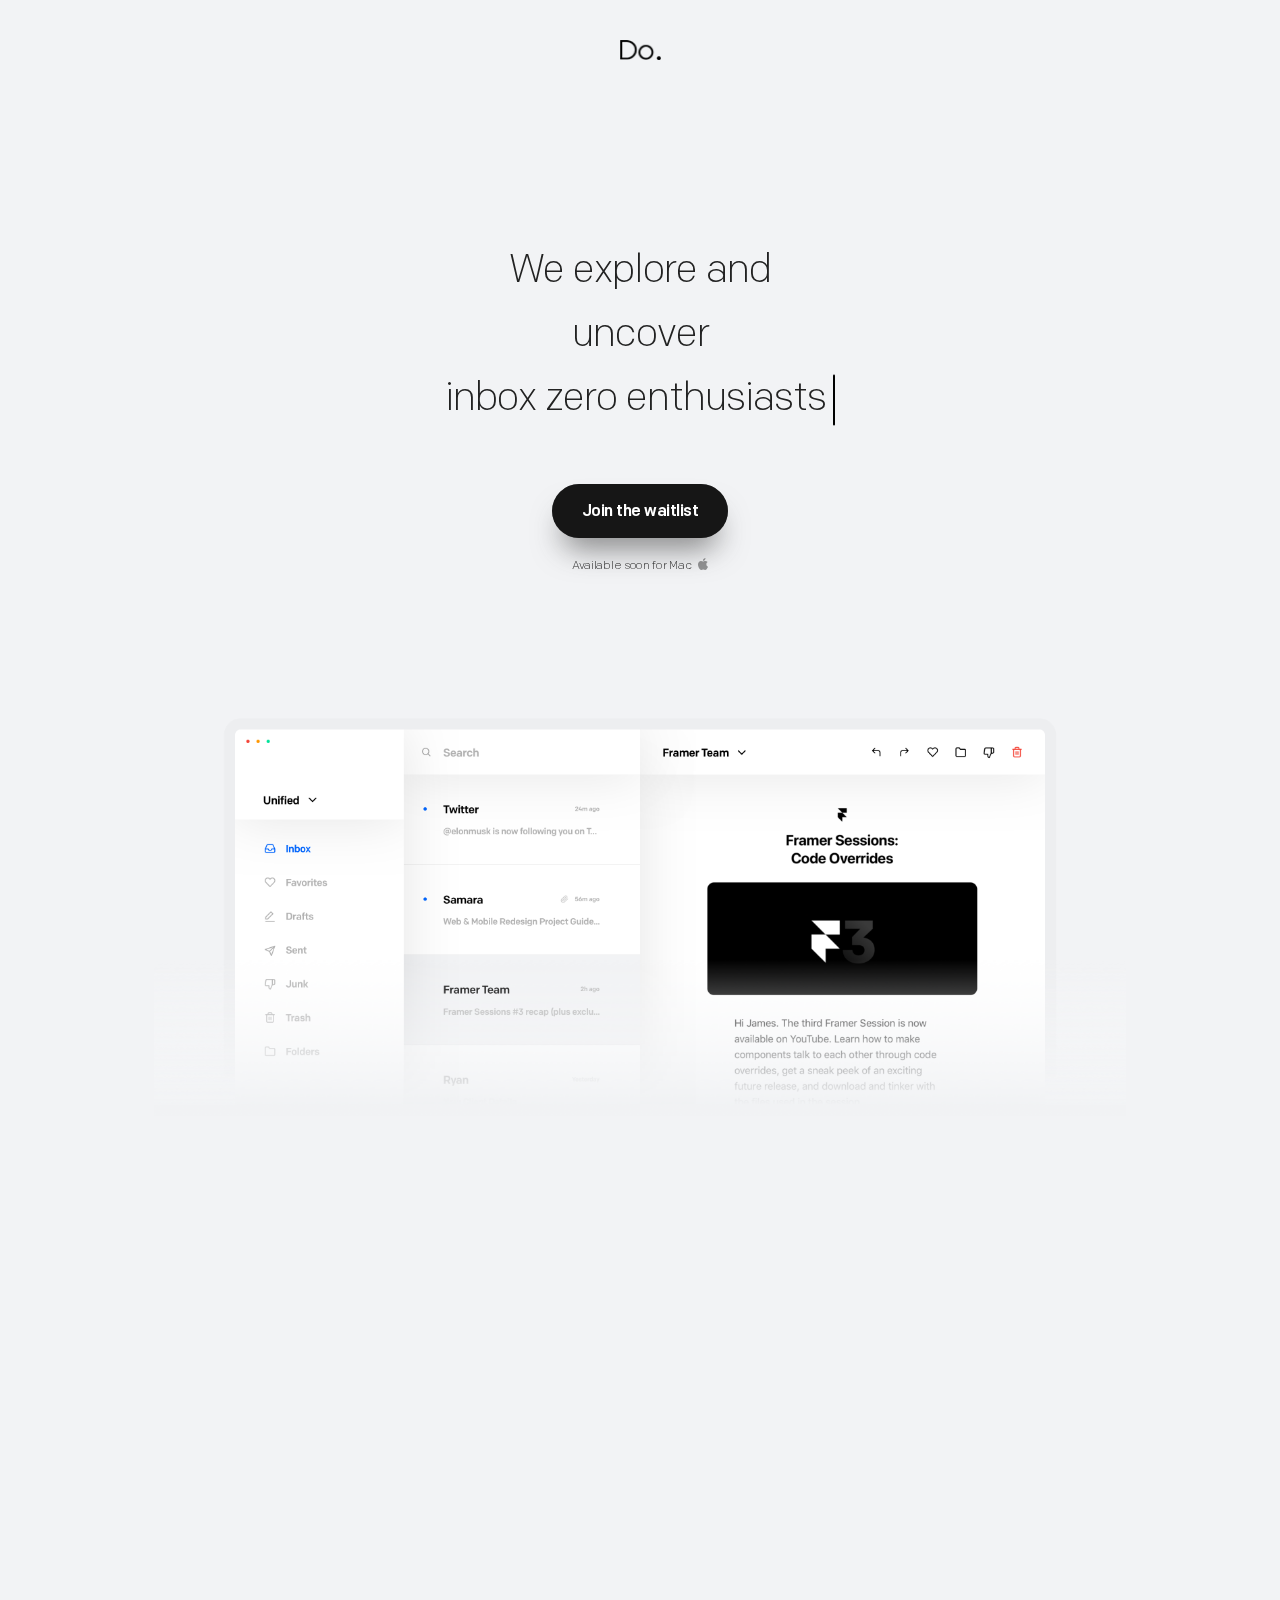
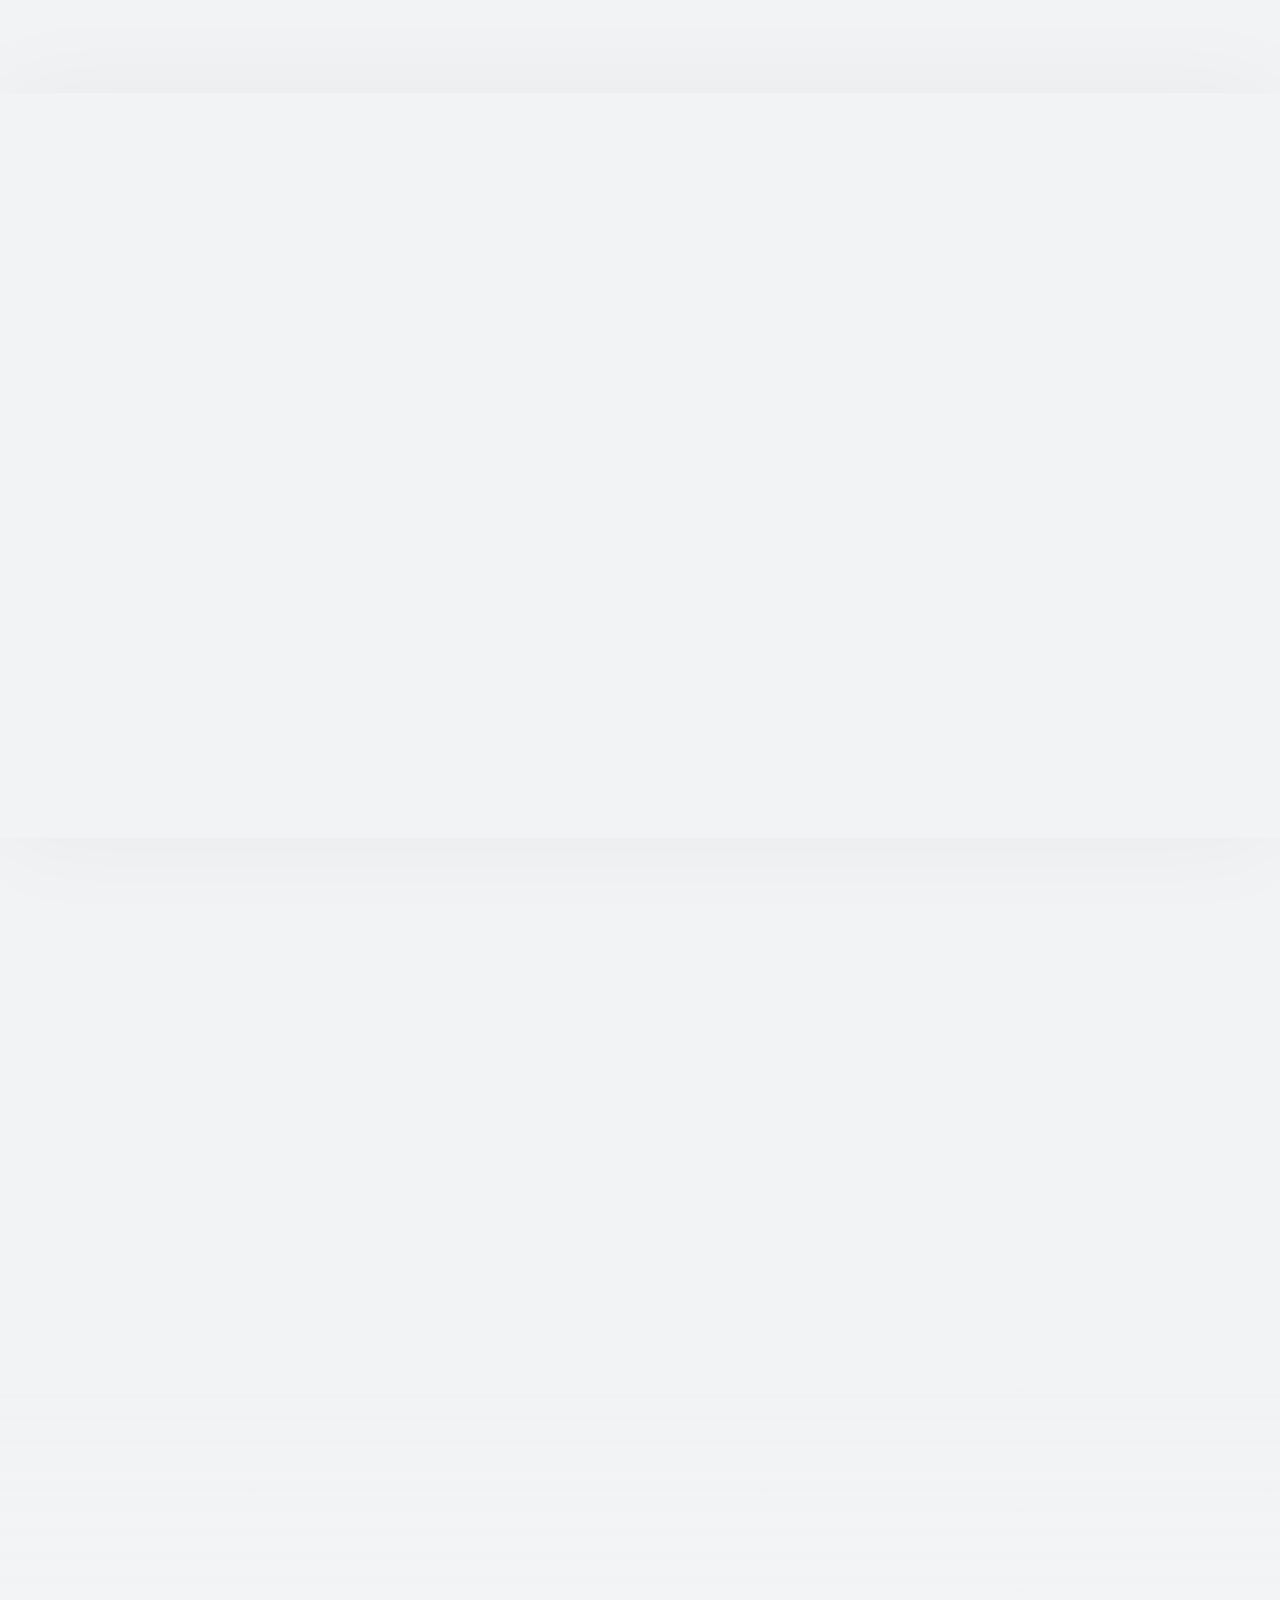
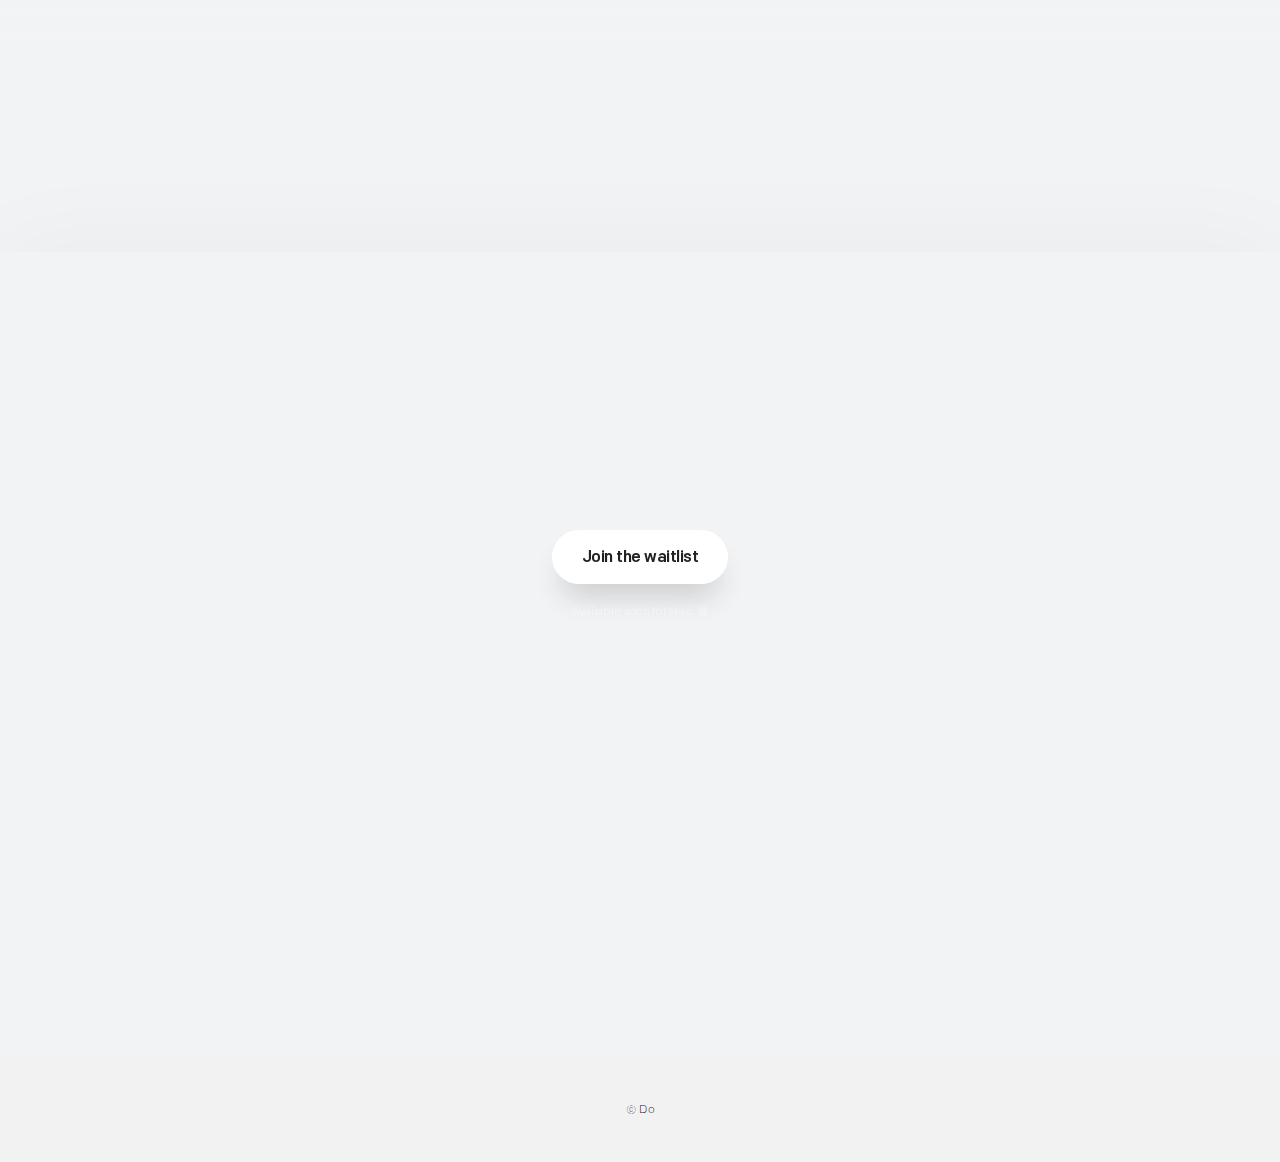
<file: Do/index.html>
<!DOCTYPE html>
<html lang="en">

  <head>
    <meta charset="utf-8">
    <meta name="viewport" content="width=device-width, initial-scale=1.0, maximum-scale=1">
    <title>Do</title>
    <meta name="title" content="Doomout">
    <meta name="description" content="A minimal email client for inbox zero enthusiasts.">
    <meta name="keywords" content="tiny, mail, client, gmail, icloud, minimal, superhuman">
    <meta name="author" content="krukk">
    <meta property="og:type" content="website">
    <meta property="og:url" content="https://do.com/">
    <meta property="og:title" content="Do">
    <meta property="og:description" content="A minimal email client for inbox zero enthusiasts.">
    <meta property="twitter:card" content="summary_large_image">
    <meta property="twitter:url" content="https://do.com/">
    <meta property="twitter:title" content="Do">
    <meta property="twitter:description" content="A minimal email client for inbox zero enthusiasts.">
    <link href="images/thumbnail.jpg" rel="apple-touch-icon">
    <link href="images/favicon.ico" rel="shortcut icon">
    <link href="css/styles.css" rel="stylesheet">
  </head>

<body>
  <div class="modal">
  <button type="button" class="modal-close modal-toggle"><i class="icon" data-feather="x"></i><span class="hide-mobile">ESC</span></button>
  <div class="modal-content">
    <div class="success">
      <a href="index.html" class="logo"><img src="images/logo.svg" alt="logo"/></a>
      <h2 class="modal-title first-name" id="title-name"></h2>
      <p>You're on the list! We'll be in touch.</p>
      <a href="index.html" class="button">Back home</a>
    </div>
    <div class="form-content">
      <a href="index.html" class="logo"><img src="images/logodo.svg" alt="logo"/></a>
      <h2 class="modal-title">Join the Do Waitlist</h2>
      <p class="modal-subtitle">We're still in early stages, and we'll let you know once we're ready for more beta testers.</p>
      <form class='form' name='doomoutForm' method='POST'><input type='hidden' name='form-name' value='doomoutForm' />
        <div class="group">
          <input type="text" id="firstName" name="first-name" placeholder="&nbsp;" autocomplete="off" required>
          <label for="first-name">First name</label>
          <span class="border"></span>
        </div>
        <div class="group">
          <input type="email" name="email" placeholder="&nbsp;" autocomplete="off" required>
          <label for="email">Email</label>
          <span class="border"></span>
        </div>
        <button type="submit" class="button">Join the waitlist</button>
      </form>
    </div>
  </div>
</div>
  <div class="content">
    <a href="index.html" class="logo"><img src="images/logodo.png" alt="logo"/></a>
    <div class="hero">
      <h1 class="title">We explore and uncover</h1>
      <h1 class="title shift clip">
        <span class="word-shift">
          <b class="is-visible">inbox zero enthusiasts&nbsp;</b>
          <b>minimalists</b>
          <b>indie hackers</b>
          <b>mindful people</b>
          <b>designers</b>
          <b>side project junkies</b>
          <b>people who want less</b>
        </span>
      </h1>
      <button class="button modal-toggle">Join the waitlist</button>
      <p class="subtitle">Available soon for Mac <img src="images/logo-apple.svg" alt="apple"/></p>
    </div>
    <div class="screen-wrapper">
      <img src="images/screen.png" class="screen" alt="screen"/>
    </div>
    <section class="section section-features">
      <h2 class="title">An intentionally dead simple email experience</h1>
      <div class="features">
        <img src="images/overlay-left.svg" class="overlay-left hide-mobile" alt="overlay"/>
        <img src="images/overlay-right.svg" class="overlay-right hide-mobile" alt="overlay"/>
        <img src="images/overlay-top.svg" class="overlay-top show-mobile" alt="overlay"/>
        <img src="images/overlay-bottom.svg" class="overlay-bottom show-mobile" alt="overlay"/>
        <div class="row donts">
          <div class="feature"><i class="icon" data-feather="x"></i> No integrations</div>
          <div class="feature"><i class="icon" data-feather="x"></i> No templates</div>
          <div class="feature"><i class="icon" data-feather="x"></i> No autoresponders</div>
          <div class="feature"><i class="icon" data-feather="x"></i> No reminders</div>
          <div class="feature"><i class="icon" data-feather="x"></i> No rules</div>
          <div class="feature"><i class="icon" data-feather="x"></i> No filters</div>
          <div class="feature"><i class="icon" data-feather="x"></i> No A.I.</div>
          <div class="feature"><i class="icon" data-feather="x"></i> No snoozing</div>
          <!-- Repeat-->
          <div class="feature"><i class="icon" data-feather="x"></i> No integrations</div>
          <div class="feature"><i class="icon" data-feather="x"></i> No templates</div>
          <div class="feature"><i class="icon" data-feather="x"></i> No autoresponders</div>
          <div class="feature"><i class="icon" data-feather="x"></i> No reminders</div>
          <div class="feature"><i class="icon" data-feather="x"></i> No rules</div>
          <div class="feature"><i class="icon" data-feather="x"></i> No filters</div>
          <div class="feature"><i class="icon" data-feather="x"></i> No A.I.</div>
          <div class="feature"><i class="icon" data-feather="x"></i> No snoozing</div>
        </div>
        <div class="row dos">
          <div class="feature"><i class="icon" data-feather="check"></i>Shortcuts</div>
          <div class="feature"><i class="icon" data-feather="check"></i>Unified inbox</div>
          <div class="feature"><i class="icon" data-feather="check"></i>Dark mode</div>
          <div class="feature"><i class="icon" data-feather="check"></i>Lightning fast</div>
          <div class="feature"><i class="icon" data-feather="check"></i>Beautiful imagery</div>
          <div class="feature"><i class="icon" data-feather="check"></i>Simple UI</div>
          <div class="feature"><i class="icon" data-feather="check"></i>Interactive</div>
          <div class="feature"><i class="icon" data-feather="check"></i>Themes</div>
          <!-- Repeat-->
          <div class="feature"><i class="icon" data-feather="check"></i>Shortcuts</div>
          <div class="feature"><i class="icon" data-feather="check"></i>Unified inbox</div>
          <div class="feature"><i class="icon" data-feather="check"></i>Dark mode</div>
          <div class="feature"><i class="icon" data-feather="check"></i>Lightning fast</div>
          <div class="feature"><i class="icon" data-feather="check"></i>Beautiful imagery</div>
          <div class="feature"><i class="icon" data-feather="check"></i>Simple UI</div>
          <div class="feature"><i class="icon" data-feather="check"></i>Interactive</div>
          <div class="feature"><i class="icon" data-feather="check"></i>Themes</div>
        </div>
      </div>
      <!-- <p>If you’re looking for an email client with more features, try <a href="">these</a>.</p> -->
    </section>
    <section class="section section-providers">
      <h2 class="title">Use with any and all of your email providers</h2>
      <div class="cards">
        <img src="images/overlay-left.svg" class="overlay-left hide-mobile" alt="overlay"/>
        <img src="images/overlay-right.svg" class="overlay-right hide-mobile" alt="overlay"/>
        <div class="slider">
          <div class="slide"><img src="images/card-icloud.svg" alt="icloud"/></div>
          <div class="slide"><img src="images/card-gmail.svg" alt="gmail"/></div>
          <div class="slide"><img src="images/card-outlook.svg" alt="outlook"/></div>
          <div class="slide"><img src="images/card-yahoo.svg" alt="yahooe"/></div>
          <div class="slide"><img src="images/card-pop3.svg" alt="pop3"/></div>
          <div class="slide"><img src="images/card-imap.svg" alt="imap"/></div>
        </div>
      </div>
    </section>
    <section class="section imagery">
      <h2 class="title">Celebrate Inbox Zero with beautiful imagery</h2>
      <img src="images/overlay-bottom.svg" class="overlay-bottom hide-mobile" alt="overlay"/>
      <div class="zero-slider">
        <div class="slide"><img src="images/screen-illo-1.png" alt="inboxzero"/></div>
        <div class="slide"><img src="images/screen-illo-2.png" alt="inboxzero"/></div>
        <div class="slide"><img src="images/screen-illo-3.png" alt="inboxzero"/></div>
        <div class="slide"><img src="images/screen-illo-4.png" alt="inboxzero"/></div>
        <div class="slide"><img src="images/screen-illo-5.png" alt="inboxzero"/></div>
        <div class="slide"><img src="images/screen-illo-6.png" alt="inboxzero"/></div>
      </div>
    </section>
    <section class="section cta">
      <div class="cta-content">
        <h1 class="title">Join the beta, and start loving email again.</h1>
        <button class="button white modal-toggle">Join the waitlist</button>
        <p class="subtitle">Available soon for Mac <img src="images/logo-apple.svg" alt="apple"/></p>
      </div>
      <div class="zero-slider">
        <div class="slide"><img src="images/screen-cta-1.jpg" alt="inboxzero"/></div>
        <div class="slide"><img src="images/screen-cta-2.jpg" alt="inboxzero"/></div>
        <div class="slide"><img src="images/screen-cta-3.jpg" alt="inboxzero"/></div>
      </div>
    </section>
    <footer class="footer">
      <p>&copy; Do</p>
    </footer>
    </div>
  </div>
  <script src="./js/jquery/3.4.1/jquery.min.js"></script>
<script src="js/scripts.min.js"></script>
<script>

  // Close modal on escape key
  $(document).keyup(function(e) {
    if (e.key === "Escape") {
      $('.modal').removeClass('modal-show');
      $('.content').removeClass('content-blurred');
      $('body').removeClass('no-scroll');
    }
  });

  $(function(){

    // Provider card slider
    $('.slider').flickity({
      pauseAutoPlayOnHover: false,
      prevNextButtons: false,
      cellAlign: 'center',
      draggable:  false,
      freeScroll: false,
      wrapAround: true,
      pageDots: false,
      autoPlay: 3000,
    });

    // Imbox zero slider
    $('.zero-slider').flickity({
      pauseAutoPlayOnHover: false,
      prevNextButtons: false,
      cellAlign: 'center',
      freeScroll: false,
      wrapAround: false,
      draggable: false,
      pageDots: false,
      autoPlay: 3000,
      fade: true,
    });

    // Open & close modal
    $('.modal-toggle').click(function(){
      $('.modal').toggleClass('modal-show');
      $('.content').toggleClass('content-blurred');
      $('body').toggleClass('no-scroll');
    });

    // Reserve username form
    $(".form").submit(function(e) {
      e.preventDefault();
      var $form = $(this);
      $.post($form.attr("action"), $form.serialize()).then(function() {
        $('.form-content').addClass('form-content-hide');
        $('.success').addClass('success-show');
      });
    });

    // Save user's first name
    $(".form").submit(function(e) {
      e.preventDefault();
      var value = $("#firstName").val();
      $('.first-name').text("Thank you," + " " + value + "!");
    });

    // Feather icons
    feather.replace()

    // ScrollReveal
    ScrollReveal().reveal('.hero, .title, .screen, .features, .cards, .zero-slider', {
      distance: '40px',
      duration: 2000,
      mobile: false,
      reset: false,
      opacity: 0
    });

  });
</script>

</body>

</html>
</file>
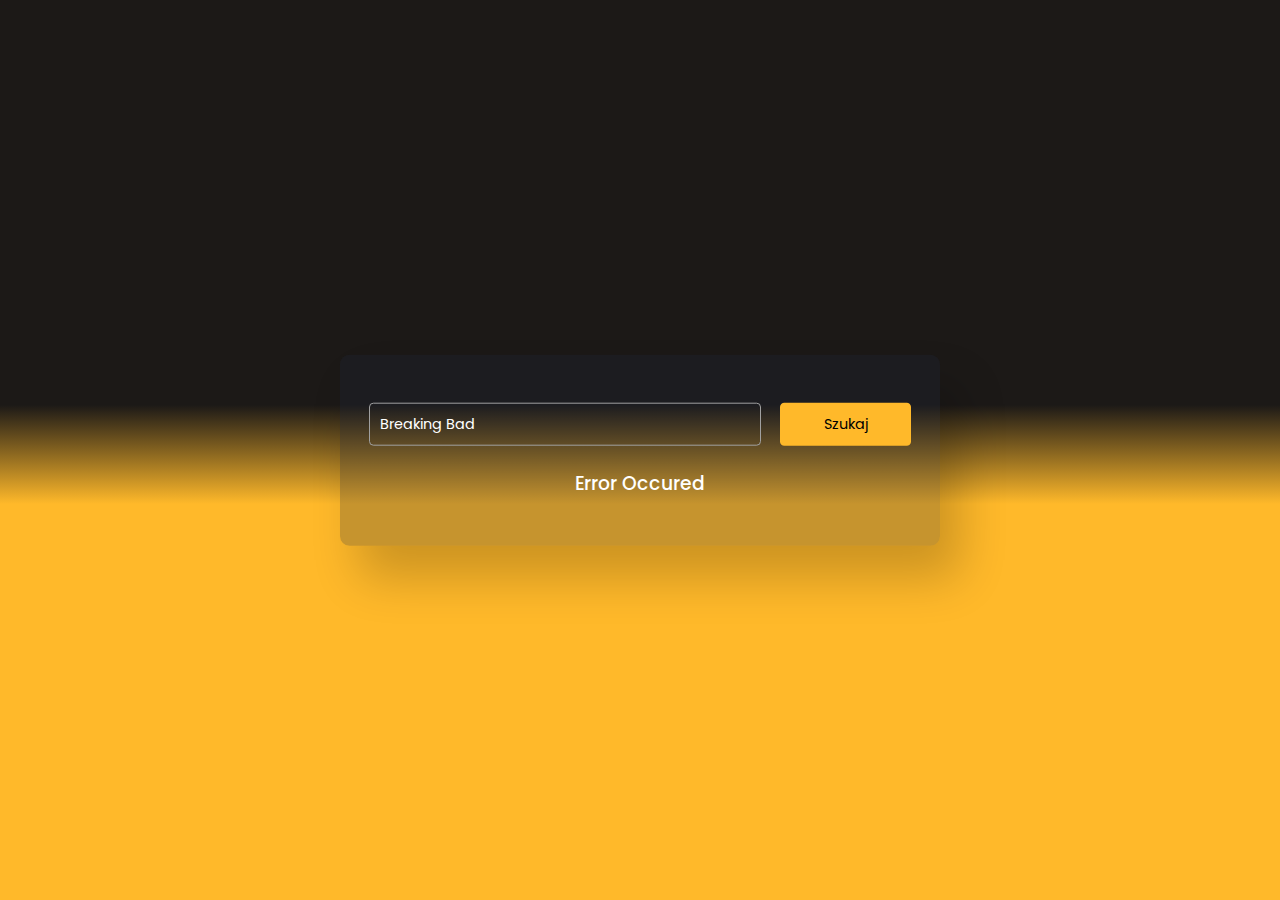
<file: info o filmach/index.htm>
<!DOCTYPE html>
<html lang="en">

<head>
    <meta charset="UTF-8">
    <meta http-equiv="X-UA-Compatible" content="IE=edge">
    <meta name="viewport" content="width=device-width, initial-scale=1.0">
    <link rel="stylesheet" href="style.css">
    <title>info o filmach</title>
</head>

<body>

    <div class="container">
        <div class="search-container">
            <input type="text" id="movie-name" placeholder="Wpisz nazwę filmu..." value="Breaking Bad">
            <button id="search-btn">Szukaj</button>
        </div>
        <div id="result"></div>
    </div>



    <script src="key.js"></script>
    <script src="index.js"></script>

</body>

</html>
</file>
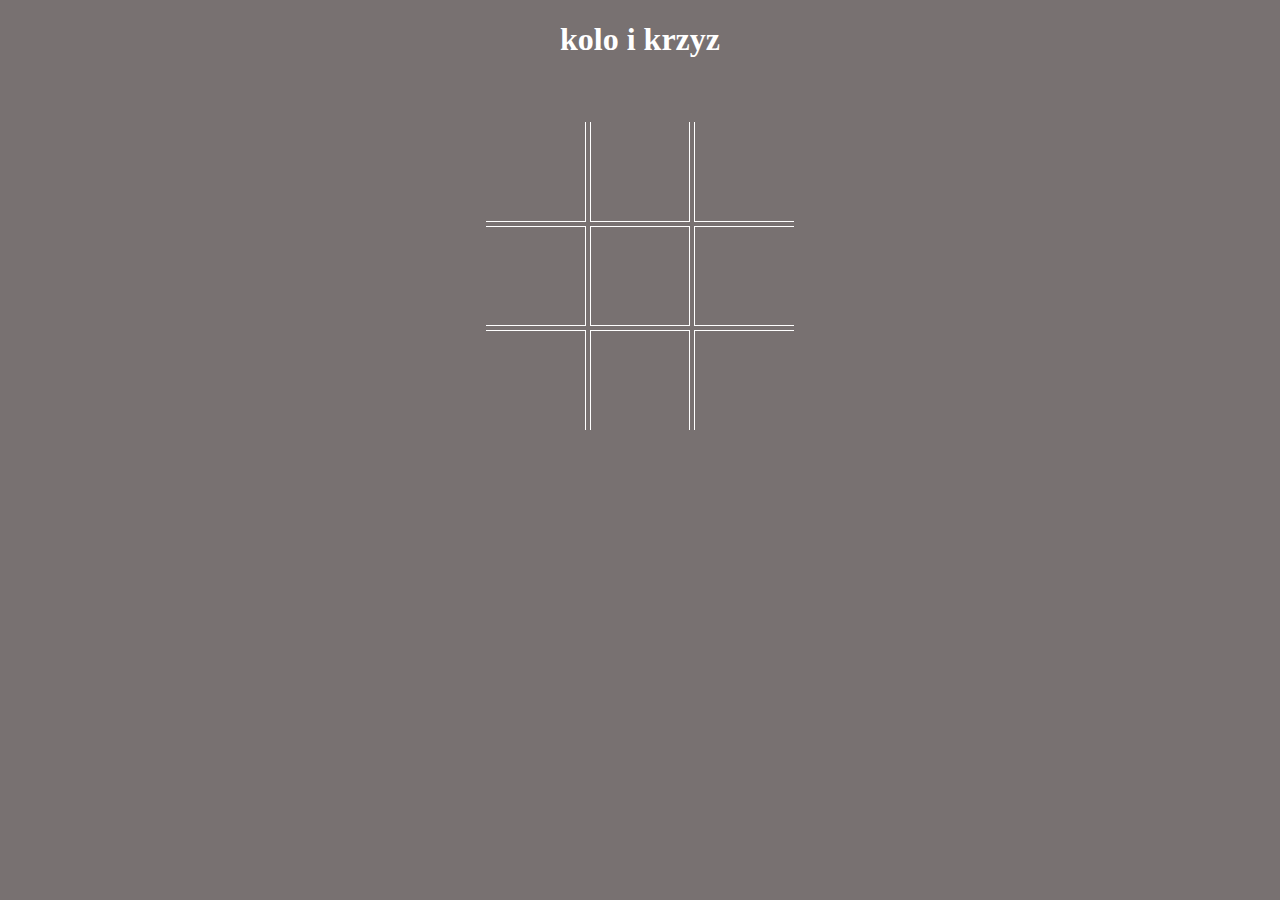
<file: koło i krzyż/index.html>
<!DOCTYPE html>
<html lang="en">

<head>
    <meta charset="UTF-8">
    <meta http-equiv="X-UA-Compatible" content="IE=edge">
    <meta name="viewport" content="width=device-width, initial-scale=1.0">
    <link rel="stylesheet" href="style.css">
    <title>programowanie = trash</title>
</head>

<body>
    <h1>kolo i krzyz</h1>
    <div id="container">
        <div class="block">
            <div id="box1" class="box top left">
                <span data-player="none" onclick="play(this)">&nbsp;</span>
            </div>
            <div id="box2" class="box top">
                <span data-player="none" onclick="play(this)">&nbsp;</span>
            </div>
            <div id="box3" class="box top right">
                <span data-player="none" onclick="play(this)">&nbsp;</span>
            </div>
        </div>
        <div class="block">
            <div id="box4" class="box left">
                <span data-player="none" onclick="play(this)">&nbsp;</span>
            </div>
            <div id="box5" class="box">
                <span data-player="none" onclick="play(this)">&nbsp;</span>
            </div>
            <div id="box6" class="box right">
                <span data-player="none" onclick="play(this)">&nbsp;</span>
            </div>
        </div>
        <div class="block">
            <div id="box7" class="box bottom left">
                <span data-player="none" onclick="play(this)">&nbsp;</span>
            </div>
            <div id="box8" class="box bottom">
                <span data-player="none" onclick="play(this)">&nbsp;</span>
            </div>
            <div id="box9" class="box bottom right">
                <span data-player="none" onclick="play(this)">&nbsp;</span>
            </div>
        </div>
    </div>

    <script src="index.js"></script>
</body>

</html>
</file>
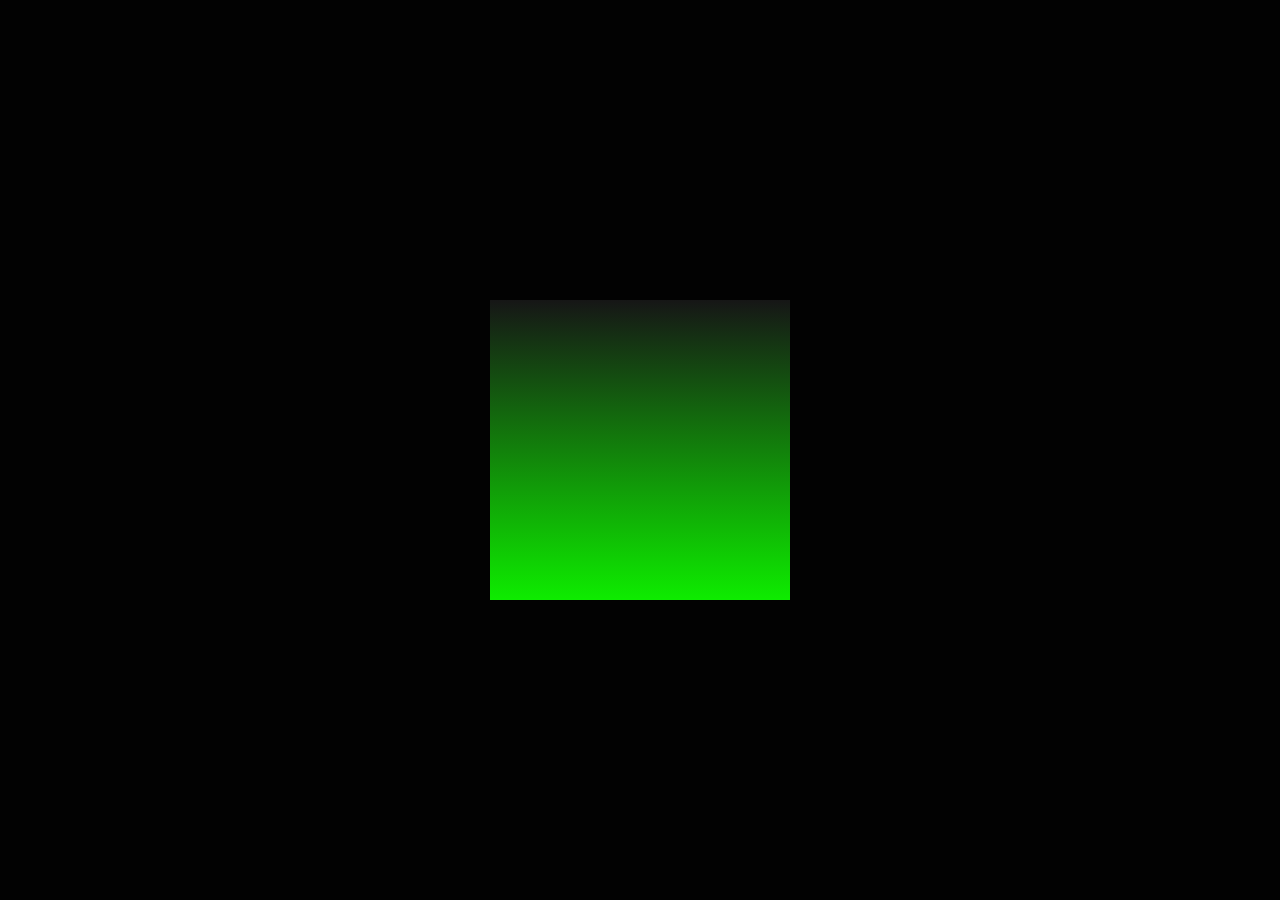
<file: kwadrat led/index.html>
<!DOCTYPE html>


<html lang="en">

<head>

    <meta charset="UTF-8">

    <meta http-equiv="X-UA-Compatible" content="IE=edge">

    <meta name="viewport" content="width=device-width, initial-scale=1.0">

    <title>kwadrat led</title>

    <link rel="stylesheet" href="style.css">

</head>

<body>

    <div class="cube">

        <div class="top"></div>

        <div>

            <span style="--i:0"></span>

            <span style="--i:1"></span>

            <span style="--i:2"></span>

            <span style="--i:3"></span>

        </div>

    </div>

</body>

</html>
</file>
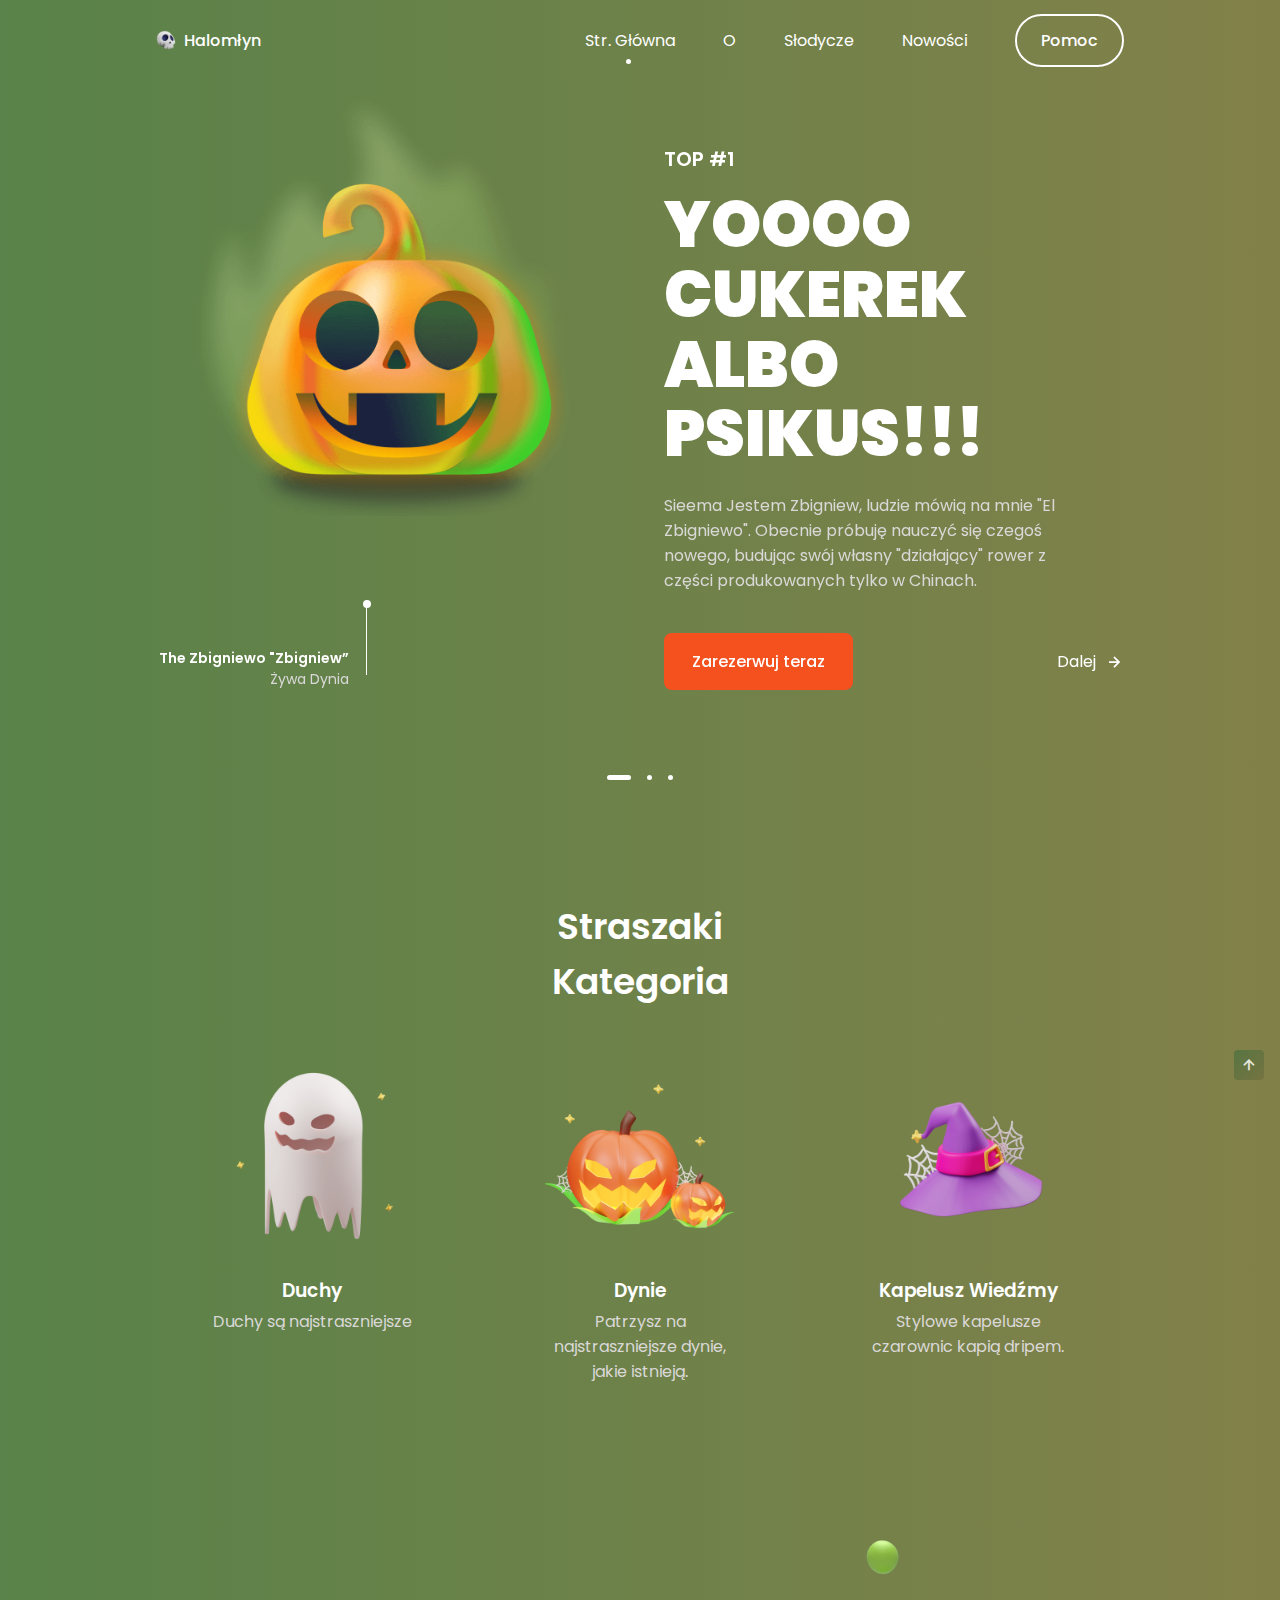
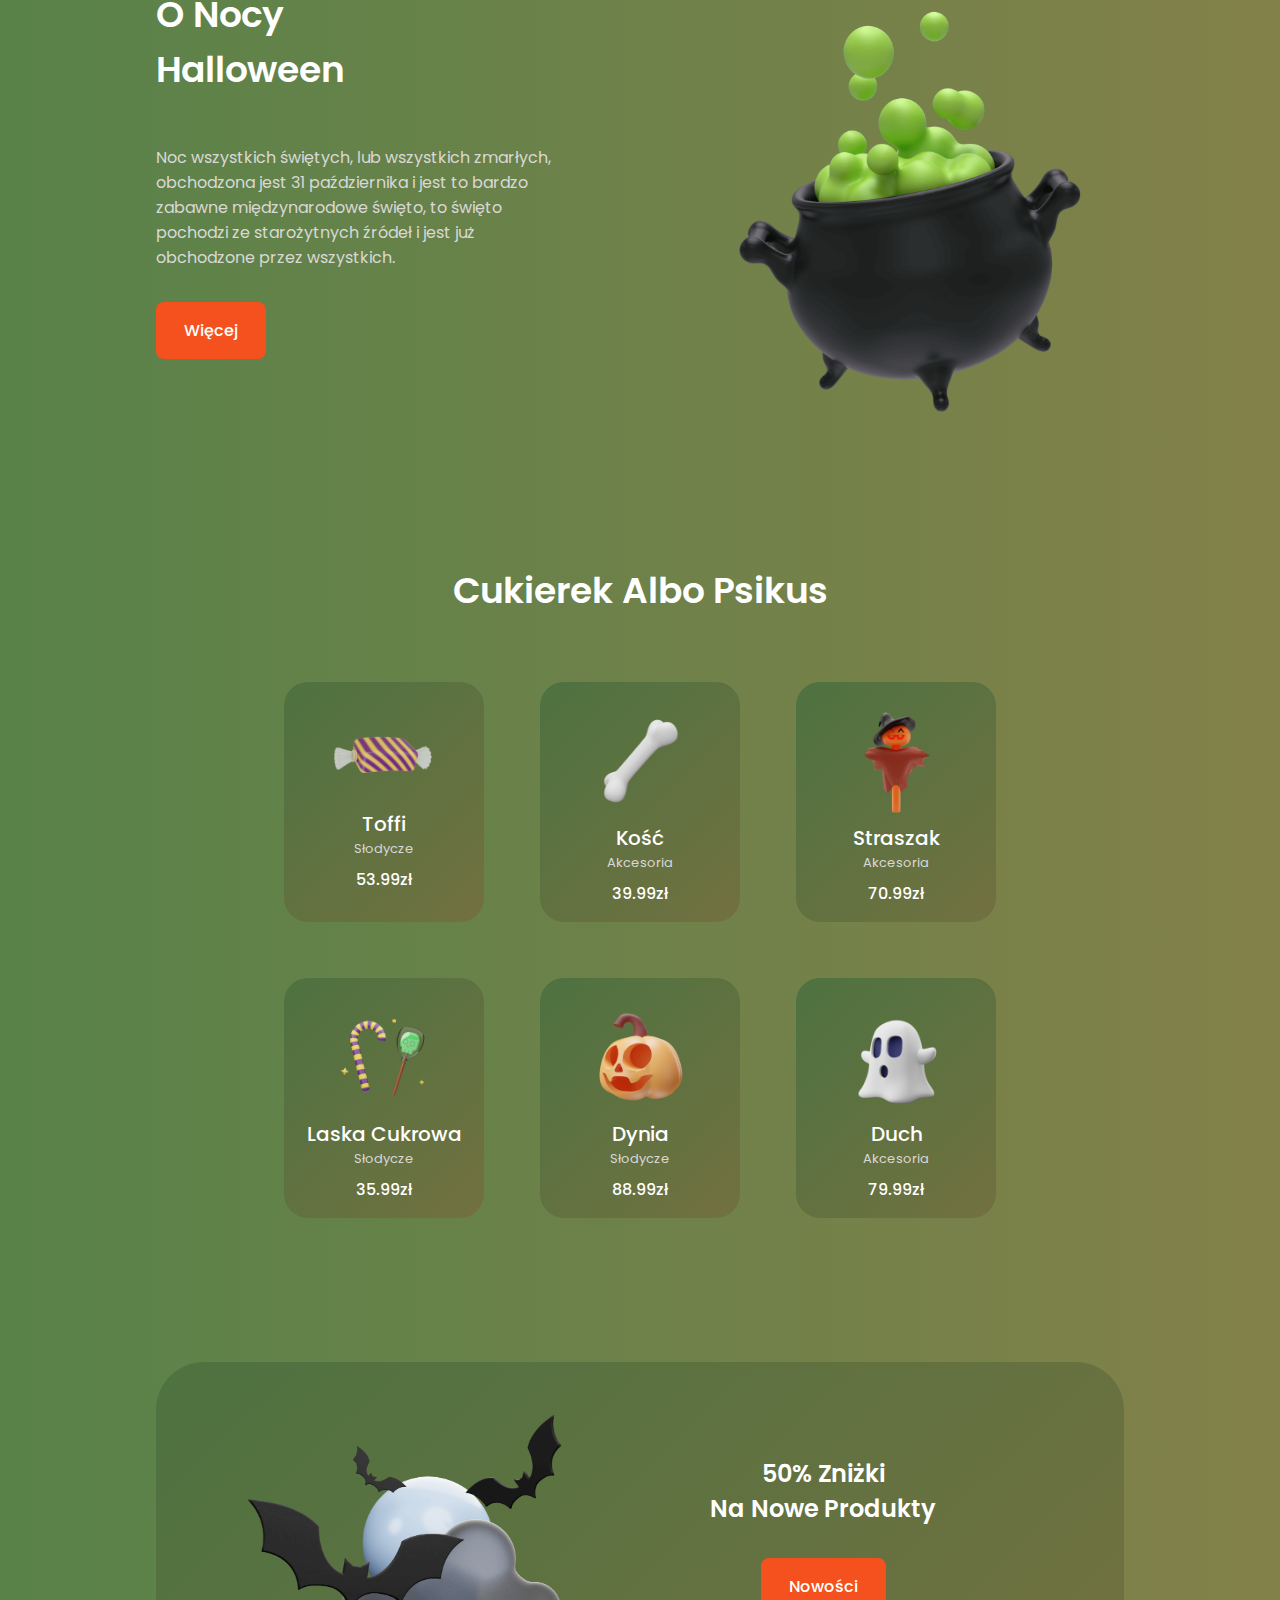
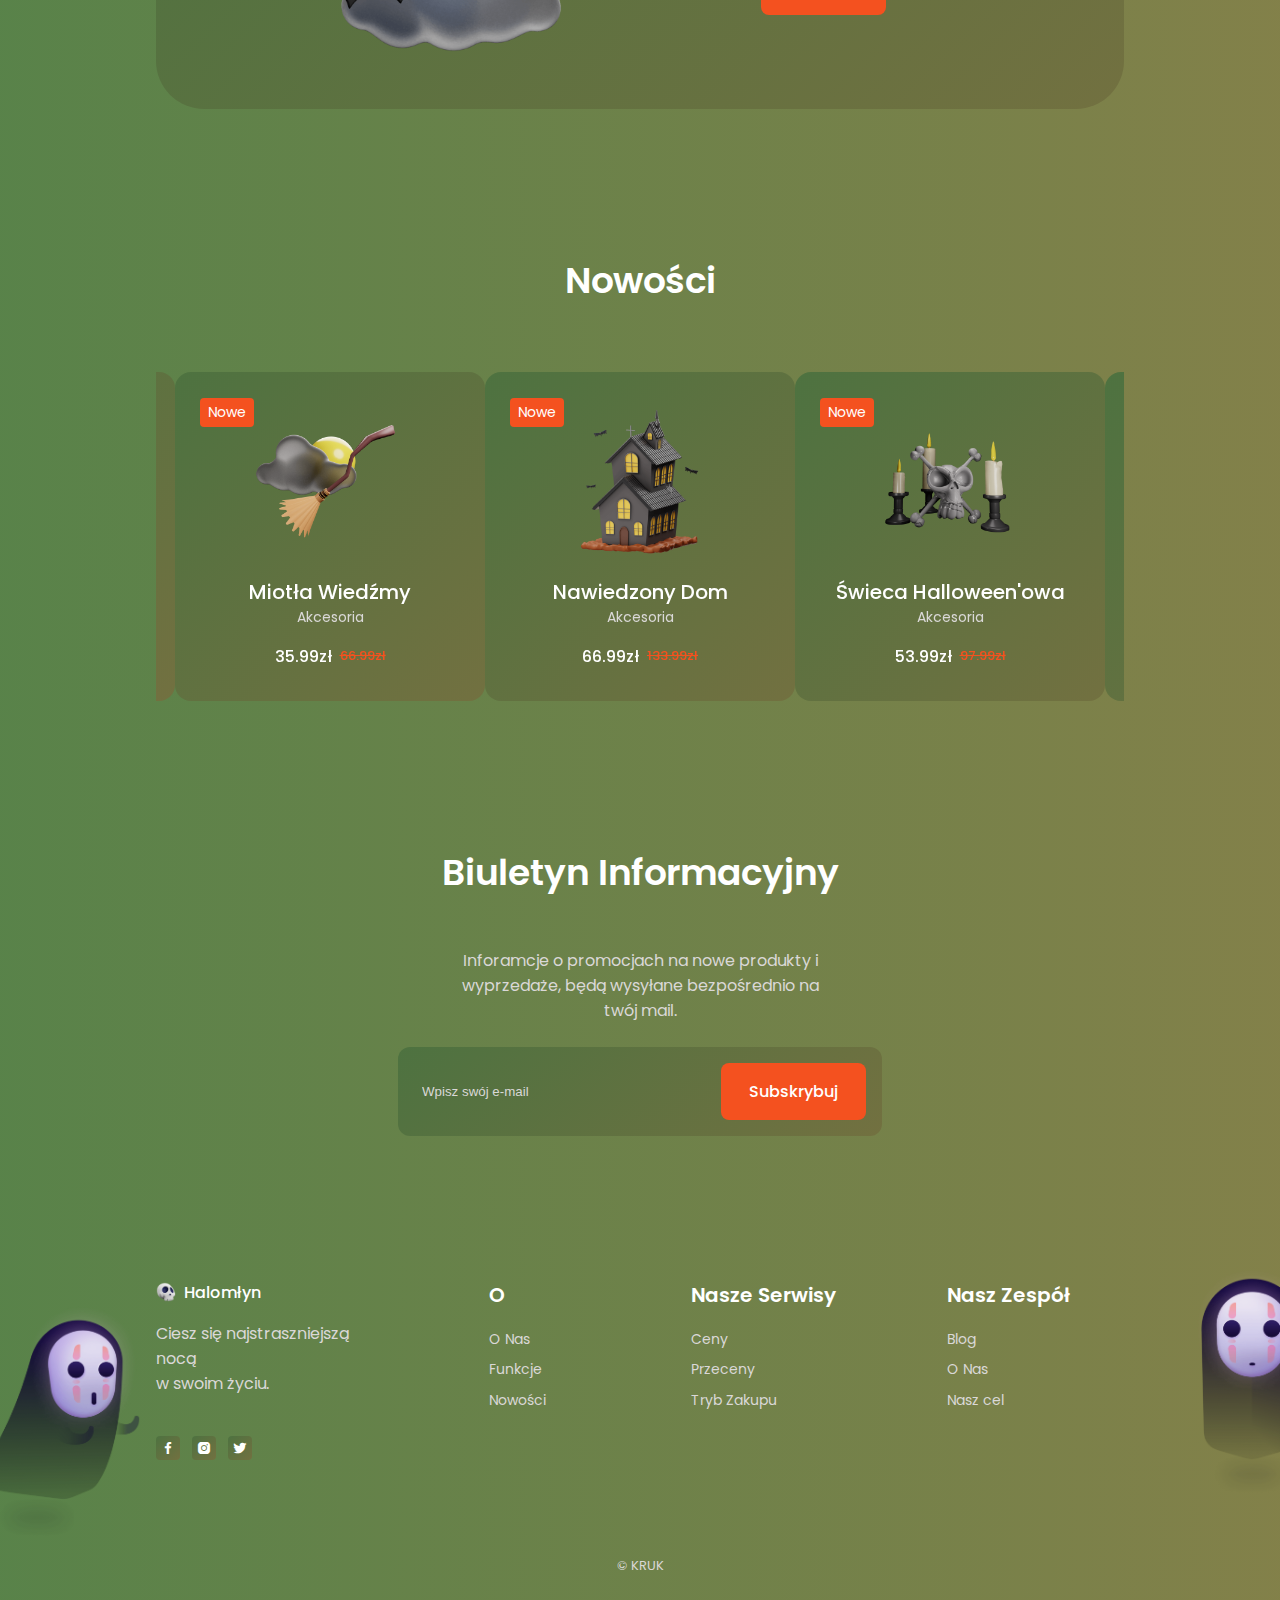
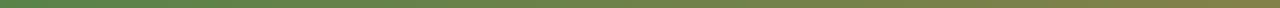
<file: strona sklpeu halołyn/index.html>
<!DOCTYPE html>
    <html lang="en">
    <head>
        <meta charset="UTF-8">
        <meta name="viewport" content="width=device-width, initial-scale=1.0">

        <!--=============== FAVICON ===============-->
        <link rel="shortcut icon" href="assets/img/favicon.png" type="image/x-icon">

        <!--=============== BOXICONS ===============-->
        <link rel="stylesheet" href="https://cdn.jsdelivr.net/npm/boxicons@latest/css/boxicons.min.css">

        <!--=============== SWIPER CSS ===============--> 
        <link rel="stylesheet" href="assets/css/swiper-bundle.min.css">

        <!--=============== CSS ===============--> 
        <link rel="stylesheet" href="assets/css/styles.css">

        <title>/w ChatGPT Halomłyn</title>
    </head>
    <body>
        <!--==================== HEADER ====================-->
        <header class="header" id="header">
            <nav class="nav container">
                <a href="#" class="nav__logo">
                    <img src="assets/img/logo.png" alt="" class="nav__logo-img">
                    Halomłyn
                </a>

                <div class="nav__menu" id="nav-menu">
                    <ul class="nav__list">
                        <li class="nav__item">
                            <a href="#home" class="nav__link active-link">Str. Główna</a>
                        </li>

                        <li class="nav__item">
                            <a href="#about" class="nav__link">O</a>
                        </li>

                        <li class="nav__item">
                            <a href="#trick" class="nav__link">Słodycze</a>
                        </li>

                        <li class="nav__item">
                            <a href="#new" class="nav__link">Nowości</a>
                        </li>

                        <a href="#" class="button button--ghost">Pomoc</a>
                    </ul>

                    <div class="nav__close" id="nav-close">
                        <i class='bx bx-x'></i>
                    </div>

                    <img src="assets/img/nav-img.png" alt="" class="nav__img">
                </div>

                <div class="nav__toggle" id="nav-toggle">
                    <i class='bx bx-grid-alt'></i>
                </div>

            </nav>
        </header>

        <main class="main">
            <!--==================== HOME ====================-->
            <section class="home container" id="home">
                <div class="swiper home-swiper">
                    <div class="swiper-wrapper">
                        <!-- HOME SLIDER 1 -->
                        <section class="swiper-slide">
                            <div class="home__content grid">
                                <div class="home__group">
                                    <img src="assets/img/home1-img.png" alt="" class="home__img">
                                    <div class="home__indicator"></div>
    
                                    <div class="home__details-img">
                                        <h4 class="home__details-title">The Zbigniewo "Zbigniew”</h4>
                                        <span class="home__details-subtitle">Żywa Dynia</span>
                                    </div>
                                </div>
    
                                <div class="home__data">
                                    <h3 class="home__subtitle">TOP #1</h3>
                                    <h1 class="home__title">YOOOO <br> CUKEREK ALBO <br> PSIKUS!!!</h1>
                                    <p class="home__description">Sieema Jestem Zbigniew, ludzie mówią na mnie "El Zbigniewo". Obecnie próbuję nauczyć się 
                                    czegoś nowego, budując swój własny "działający" rower z części produkowanych tylko w Chinach.
                                    </p>

                                    <div class="home__buttons">
                                        <a href="#" class="button">Zarezerwuj teraz</a>
                                        <a href="#" class="button--link button--flex">Dalej <i class='bx bx-right-arrow-alt button__icon'></i></a>
                                    </div>
                                </div>
                            </div>
                        </section>

                        <!-- HOME SLIDER 2 -->
                        <section class="swiper-slide">
                            <div class="home__content grid">
                                <div class="home__group">
                                    <img src="assets/img/home2-img.png" alt="" class="home__img">
                                    <div class="home__indicator"></div>
    
                                    <div class="home__details-img">
                                        <h4 class="home__details-title">Stefan & Wiesław</h4>
                                        <span class="home__details-subtitle">Żadne słowa nie mogą ich opisać</span>
                                    </div>
                                </div>
    
                                <div class="home__data">
                                    <h3 class="home__subtitle">TOP #2</h3>
                                    <h1 class="home__title">ODDAWAJ <br> MOJĄ WATĘ <br> CURKOWĄ</h1>
                                    <p class="home__description">Wiesłwaw kradnie bratu watę cukrową i zjada wszystkie jednym kęsem, 
                                    głodna bestia. Stefan nie może już dłużej powstrzymywać swojego gniewu wobec Wiesława.
                                    </p>

                                    <div class="home__buttons">
                                        <a href="#" class="button">Zarezerwuj teraz</a>
                                        <a href="#" class="button--link button--flex">Dalej <i class='bx bx-right-arrow-alt button__icon'></i></a>
                                    </div>
                                </div>
                            </div>
                        </section>

                        <!-- HOME SLIDER 3 -->
                        <section class="swiper-slide">
                            <div class="home__content grid">
                                <div class="home__group">
                                    <img src="assets/img/home3-img.png" alt="" class="home__img">
                                    <div class="home__indicator"></div>
    
                                    <div class="home__details-img">
                                        <h4 class="home__details-title">Kapitan Upiorek</h4>
                                        <span class="home__details-subtitle">Weteran Upiorek</span>
                                    </div>
                                </div>
    
                                <div class="home__data">
                                    <h3 class="home__subtitle">TOP #3</h3>
                                    <h1 class="home__title">KAPITAN <br> UPIORNA <br> CZACHA</h1>
                                    <p class="home__description">W poszukiwaniu uroczego szczeniaczka, Kapitan Upiorek powrócił po swojej tragicznej śmierci. 
                                        Z jego hogwarckiej certyfikowanej mocy obiecuje być bohaterem dla wszystkich.
                                    </p>

                                    <div class="home__buttons">
                                        <a href="#" class="button">Zarezerwuj teraz</a>
                                        <a href="#" class="button--link button--flex">Dalej <i class='bx bx-right-arrow-alt button__icon'></i></a>
                                    </div>
                                </div>
                            </div>
                        </section>
                    </div>
                    <div class="swiper-pagination"></div>
                </div>
            </section>
            
            <!--==================== CATEGORY ====================-->
            <section class="section category">
                <h2 class="section__title">Straszaki <br> Kategoria</h2>

                <div class="category__container container grid">
                    <div class="category__data">
                        <img src="assets/img/category1-img.png" alt="" class="category__img">
                        <h3 class="category__title">Duchy</h3>
                        <p class="category__description">Duchy są najstraszniejsze</p>
                    </div>

                    <div class="category__data">
                        <img src="assets/img/category2-img.png" alt="" class="category__img">
                        <h3 class="category__title">Dynie</h3>
                        <p class="category__description">Patrzysz na najstraszniejsze dynie, jakie istnieją.</p>
                    </div>

                    <div class="category__data">
                        <img src="assets/img/category3-img.png" alt="" class="category__img">
                        <h3 class="category__title">Kapelusz Wiedźmy</h3>
                        <p class="category__description">Stylowe kapelusze czarownic kapią dripem.</p>
                    </div>
                </div>
            </section>

            <!--==================== ABOUT ====================-->
            <section class="section about" id="about">
                <div class="about__container container grid">
                    <div class="about__data">
                        <h2 class="section__title about__title">O Nocy <br> Halloween</h2>
                        <p class="about__description">Noc wszystkich świętych, lub wszystkich zmarłych, 
                            obchodzona jest 31 października i jest to bardzo zabawne międzynarodowe święto, 
                            to święto pochodzi ze starożytnych źródeł i jest już obchodzone przez wszystkich.
                        </p>
                        <a href="#" class="button">Więcej</a>
                    </div>

                    <img src="assets/img/about-img.png" alt="" class="about__img">
                </div>
            </section>

            <!--==================== TRICK OR TREAT ====================-->
            <section class="section trick" id="trick">
                <h2 class="section__title">Cukierek Albo Psikus</h2>

                <div class="trick__container container grid">
                    <div class="trick__content">
                        <img src="assets/img/trick-treat1-img.png" alt="" class="trick__img">
                        <h3 class="trick__title">Toffi</h3>
                        <span class="trick__subtitle">Słodycze</span>
                        <span class="trick__price">53.99zł</span>
                        <button class="button trick__button">
                            <i class='bx bx-cart-alt trick__icon'></i>
                        </button>
                    </div>

                    <div class="trick__content">
                        <img src="assets/img/trick-treat2-img.png" alt="" class="trick__img">
                        <h3 class="trick__title">Kość</h3>
                        <span class="trick__subtitle">Akcesoria</span>
                        <span class="trick__price">39.99zł</span>
                        <button class="button trick__button">
                            <i class='bx bx-cart-alt trick__icon'></i>
                        </button>
                    </div>

                    <div class="trick__content">
                        <img src="assets/img/trick-treat3-img.png" alt="" class="trick__img">
                        <h3 class="trick__title">Straszak</h3>
                        <span class="trick__subtitle">Akcesoria</span>
                        <span class="trick__price">70.99zł</span>
                        <button class="button trick__button">
                            <i class='bx bx-cart-alt trick__icon'></i>
                        </button>
                    </div>

                    <div class="trick__content">
                        <img src="assets/img/trick-treat4-img.png" alt="" class="trick__img">
                        <h3 class="trick__title">Laska Cukrowa</h3>
                        <span class="trick__subtitle">Słodycze</span>
                        <span class="trick__price">35.99zł</span>
                        <button class="button trick__button">
                            <i class='bx bx-cart-alt trick__icon'></i>
                        </button>
                    </div>

                    <div class="trick__content">
                        <img src="assets/img/trick-treat5-img.png" alt="" class="trick__img">
                        <h3 class="trick__title">Dynia</h3>
                        <span class="trick__subtitle">Słodycze</span>
                        <span class="trick__price">88.99zł</span>
                        <button class="button trick__button">
                            <i class='bx bx-cart-alt trick__icon'></i>
                        </button>
                    </div>

                    <div class="trick__content">
                        <img src="assets/img/trick-treat6-img.png" alt="" class="trick__img">
                        <h3 class="trick__title">Duch</h3>
                        <span class="trick__subtitle">Akcesoria</span>
                        <span class="trick__price">79.99zł</span>
                        <button class="button trick__button">
                            <i class='bx bx-cart-alt trick__icon'></i>
                        </button>
                    </div>
                </div>
            </section>
            
            <!--==================== DISCOUNT ====================-->
            <section class="section discount">
                <div class="discount__container container grid">
                    <div class="discount__data">
                        <h2 class="discount__title">50% Zniżki <br> Na Nowe Produkty</h2>
                        <a href="#" class="button">Nowości</a>
                    </div>

                    <img src="assets/img/discount-img.png" alt="" class="discount__img">
                </div>
            </section>

            <!--==================== NEW ARRIVALS ====================-->
            <section class="section new" id="new">
                <h2 class="section__title">Nowości</h2>

                <div class="new__container container">
                    <div class="swiper new-swiper">
                        <div class="swiper-wrapper">
                            <div class="new__content swiper-slide">
                                <div class="new__tag">Nowe</div>
                                <img src="assets/img/new1-img.png" alt="" class="new__img">
                                <h3 class="new__title">Nawiedzony Dom</h3>
                                <span class="new__subtitle">Akcesoria</span>
                                
                                <div class="new__prices">
                                    <span class="new__price">66.99zł</span>
                                    <span class="new__discount">133.99zł</span>
                                </div>

                                <button class="button new__button">
                                    <i class='bx bx-cart-alt new__icon'></i>
                                </button>
                            </div>
        
                            <div class="new__content swiper-slide">
                                <div class="new__tag">Nowe</div>
                                <img src="assets/img/new2-img.png" alt="" class="new__img">
                                <h3 class="new__title">Świeca Halloween'owa</h3>
                                <span class="new__subtitle">Akcesoria</span>
        
                                <div class="new__prices">
                                    <span class="new__price">53.99zł</span>
                                    <span class="new__discount">97.99zł</span>
                                </div>

                                <button class="button new__button">
                                    <i class='bx bx-cart-alt new__icon'></i>
                                </button>
                            </div>
        
                            <div class="new__content swiper-slide">
                                <div class="new__tag">Nowe</div>
                                <img src="assets/img/new3-img.png" alt="" class="new__img">
                                <h3 class="new__title">Kapelusz Wiedźmy</h3>
                                <span class="new__subtitle">Akcesoria</span>
        
                                <div class="new__prices">
                                    <span class="new__price">22.99zł</span>
                                    <span class="new__discount">44.99zł</span>
                                </div>

                                <button class="button new__button">
                                    <i class='bx bx-cart-alt new__icon'></i>
                                </button>
                            </div>
        
                            <div class="new__content swiper-slide">
                                <div class="new__tag">Nowe</div>
                                <img src="assets/img/new4-img.png" alt="" class="new__img">
                                <h3 class="new__title">R.I.P.</h3>
                                <span class="new__subtitle">Akcesoria</span>
        
                                <div class="new__prices">
                                    <span class="new__price">110.99zł</span>
                                    <span class="new__discount">199.99zł</span>
                                </div>

                                <button class="button new__button">
                                    <i class='bx bx-cart-alt new__icon'></i>
                                </button>
                            </div>
        
                            <div class="new__content swiper-slide">
                                <div class="new__tag">Nowe</div>
                                <img src="assets/img/new5-img.png" alt="" class="new__img">
                                <h3 class="new__title">Straszna Kryształowa Kula</h3>
                                <span class="new__subtitle">Akcesoria</span>
        
                                <div class="new__prices">
                                    <span class="new__price">26.99zł</span>
                                    <span class="new__discount">57.99zł</span>
                                </div>

                                <button class="button new__button">
                                    <i class='bx bx-cart-alt new__icon'></i>
                                </button>
                            </div>
        
                            <div class="new__content swiper-slide">
                                <div class="new__tag">Nowe</div>
                                <img src="assets/img/new6-img.png" alt="" class="new__img">
                                <h3 class="new__title">Miotła Wiedźmy</h3>
                                <span class="new__subtitle">Akcesoria</span>
        
                                <div class="new__prices">
                                    <span class="new__price">35.99zł</span>
                                    <span class="new__discount">66.99zł</span>
                                </div>

                                <button class="button new__button">
                                    <i class='bx bx-cart-alt new__icon'></i>
                                </button>
                            </div>
                        </div>
                    </div>
                </div>
            </section>

            <!--==================== OUR NEWSLETTER ====================-->
            <section class="section newsletter">
                <div class="newsletter__container container">
                    <h2 class="section__title">Biuletyn Informacyjny</h2>
                    <p class="newsletter__description">
                        Inforamcje o promocjach na nowe produkty i wyprzedaże, będą wysyłane bezpośrednio na twój mail.
                    </p>

                    <form action="" class="newsletter__form">
                        <input type="text" placeholder="Wpisz swój e-mail" class="newsletter__input">
                        <button class="button">
                            Subskrybuj
                        </button>
                    </form>
                </div>
            </section>
        </main>

        <!--==================== FOOTER ====================-->
            <footer class="footer section">
                <div class="footer__container container grid">
                    <div class="footer__content">
                        <a href="#" class="footer__logo">
                            <img src="assets/img/logo.png" alt="" class="footer__logo-img">
                            Halomłyn
                        </a>

                        <p class="footer__description">Ciesz się najstraszniejszą nocą <br> w swoim życiu.</p>
                        
                        <div class="footer__social">
                            <a href="https://www.facebook.com/" target="_blank" class="footer__social-link">
                                <i class='bx bxl-facebook'></i>
                            </a>
                            <a href="https://www.instagram.com/" target="_blank" class="footer__social-link">
                                <i class='bx bxl-instagram-alt' ></i>
                            </a>
                            <a href="https://twitter.com/" target="_blank" class="footer__social-link">
                                <i class='bx bxl-twitter' ></i>
                            </a>
                        </div>
                    </div>

                    <div class="footer__content">
                        <h3 class="footer__title">O</h3>
                        
                        <ul class="footer__links">
                            <li>
                                <a href="#" class="footer__link">O Nas</a>
                            </li>
                            <li>
                                <a href="#" class="footer__link">Funkcje</a>
                            </li>
                            <li>
                                <a href="#" class="footer__link">Nowości</a>
                            </li>
                        </ul>
                    </div>

                    <div class="footer__content">
                        <h3 class="footer__title">Nasze Serwisy</h3>
                        
                        <ul class="footer__links">
                            <li>
                                <a href="#" class="footer__link">Ceny</a>
                            </li>
                            <li>
                                <a href="#" class="footer__link">Przeceny</a>
                            </li>
                            <li>
                                <a href="#" class="footer__link">Tryb Zakupu</a>
                            </li>
                        </ul>
                    </div>

                    <div class="footer__content">
                        <h3 class="footer__title">Nasz Zespół</h3>
                        
                        <ul class="footer__links">
                            <li>
                                <a href="#" class="footer__link">Blog</a>
                            </li>
                            <li>
                                <a href="#" class="footer__link">O Nas</a>
                            </li>
                            <li>
                                <a href="#" class="footer__link">Nasz cel</a>
                            </li>
                        </ul>
                    </div>
                </div>

                <span class="footer__copy">&#169; KRUK</span>

                <img src="assets/img/footer1-img.png" alt="" class="footer__img-one">
                <img src="assets/img/footer2-img.png" alt="" class="footer__img-two">
            </footer>

            <!--=============== SCROLL UP ===============-->
            <a href="#" class="scrollup" id="scroll-up">
                <i class='bx bx-up-arrow-alt scrollup__icon'></i>
            </a>
        
        <!--=============== SCROLL REVEAL ===============-->
        <script src="assets/js/scrollreveal.min.js"></script>

        <!--=============== SWIPER JS ===============-->
        <script src="assets/js/swiper-bundle.min.js"></script>
        
        <!--=============== MAIN JS ===============-->
        <script src="assets/js/main.js"></script>
    </body>
</html>
</file>
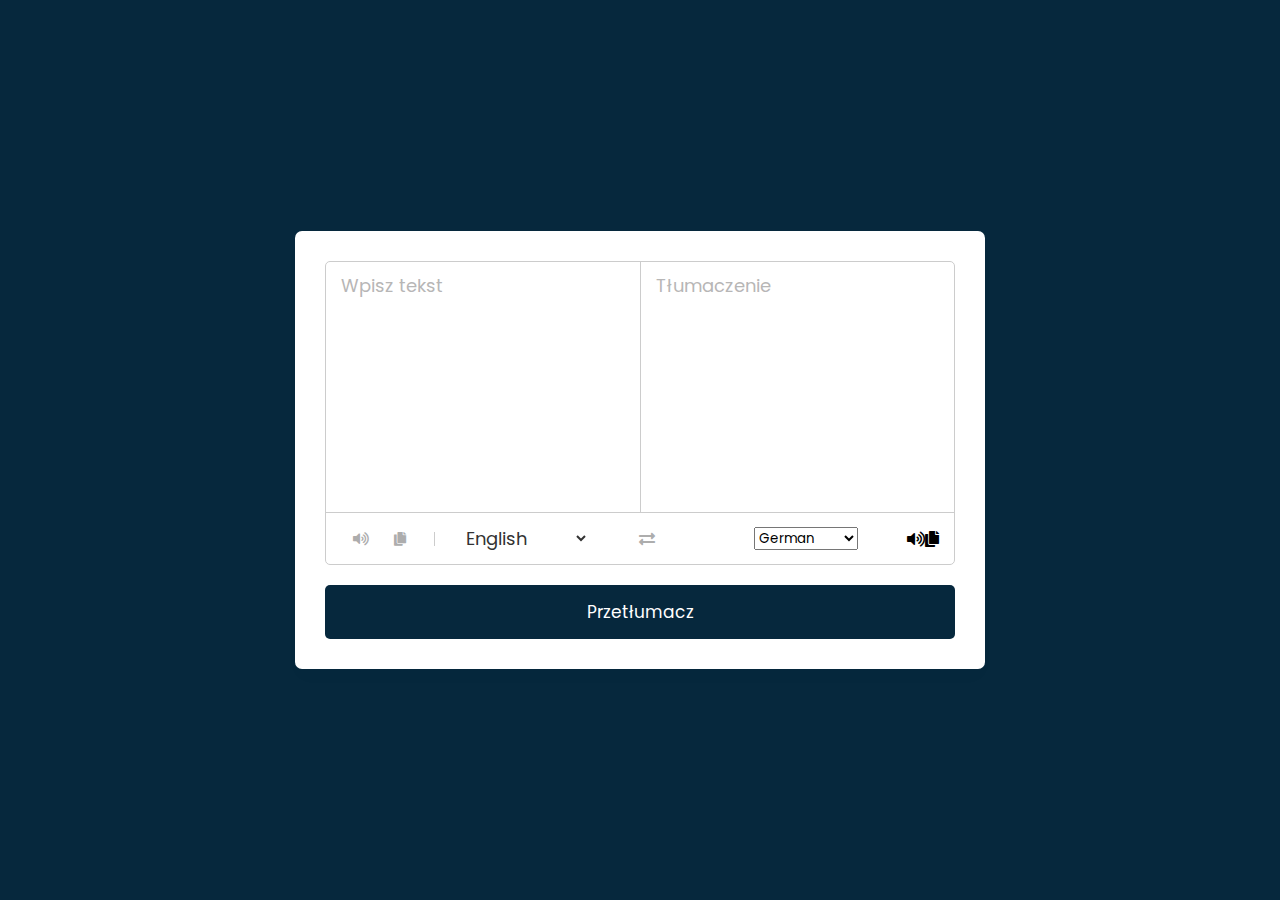
<file: tlumacz/index.html>
<!DOCTYPE html>
<html lang="en" dir="ltr">

<head>
    <meta charset="UTF-8">
    <title>Tłumacz Gugyl nie podruba</title>
    <link rel="stylesheet" href="style.css">
    <meta name="viewport" content="width=device-width, initial-scale=1.0">
    <link rel="stylesheet" href="https://cdnjs.cloudflare.com/ajax/libs/font-awesome/5.15.3/css/all.min.css" />
</head>

<body>
    <div class="container">
        <div class="wrapper">
            <div class="text-input">
                <textarea spellcheck="false" class="from-text" placeholder="Wpisz tekst"></textarea>
                <textarea spellcheck="false" readonly disabled class="to-text" placeholder="Tłumaczenie"></textarea>
            </div>
            <ul class="controls">
                <li class="row from">
                    <div class="icons">
                        <i id="from" class="fas fa-volume-up"></i>
                        <i id="from" class="fas fa-copy"></i>
                    </div>
                    <select></select>
                </li>
                <li class="exchange"><i class="fas fa-exchange-alt"></i></li>
                <li class="row to"></li>
                <select></select>
                <div class="icons">
                    <i id="to" class="fas fa-volume-up"></i>
                    <i id="to" class="fas fa-copy"></i>
                </div>
            </ul>
        </div>
        <button>Przetłumacz</button>
    </div>

    <script src="js/countries.js"></script>
    <script src="js/script.js"></script>

</body>

</html>
</file>
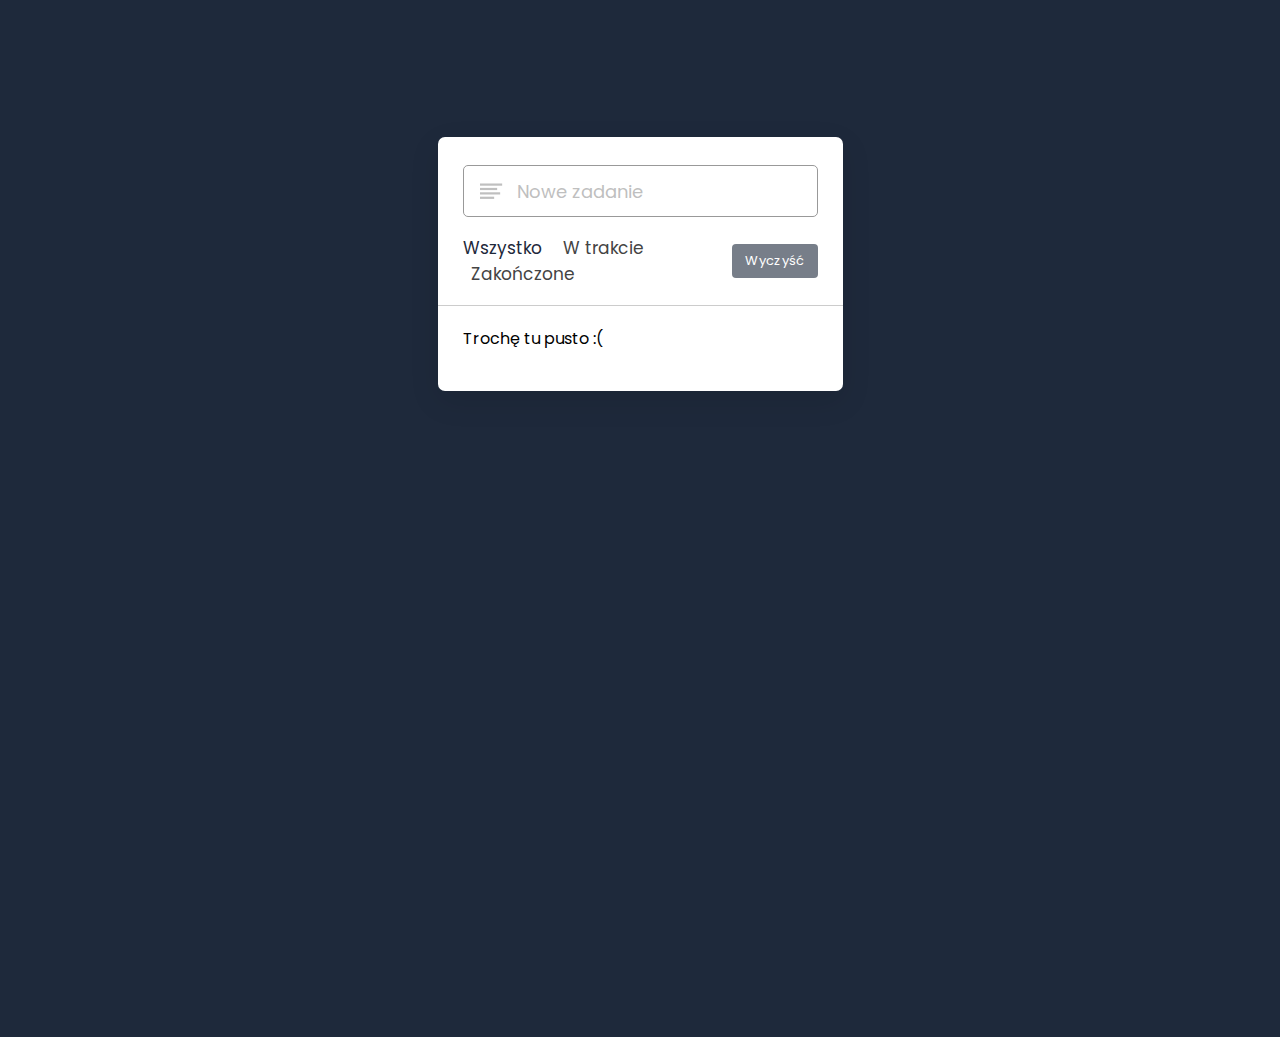
<file: todo/index.html>
<!DOCTYPE html>
<html lang="en">

<head>
    <meta charset="UTF-8">
    <meta http-equiv="X-UA-Compatible" content="IE=edge">
    <meta name="viewport" content="width=device-width, initial-scale=1.0">
    <link rel="stylesheet" href="https://unicons.iconscout.com/release/v4.0.0/css/line.css">
    <link rel="stylesheet" href="style.css">
    <title>ToDo Aplikacja</title>
</head>

<body>

    <div class="wrapper">
        <div class="task-input">
            <img src="bars-icon.svg">
            <input type="text" placeholder="Nowe zadanie">
        </div>

        <div class="controls">
            <div class="filters">
                <span id="all" class="active">
                    Wszystko
                </span>
                <span id="pending">W trakcie</span>
                <span id="completed">Zakończone</span>
            </div>
            <button class="clear-btn">Wyczyść</button>
        </div>
        <ul class="task-box"></ul>

    </div>

    <script src="index.js"></script>
</body>

</html>
</file>
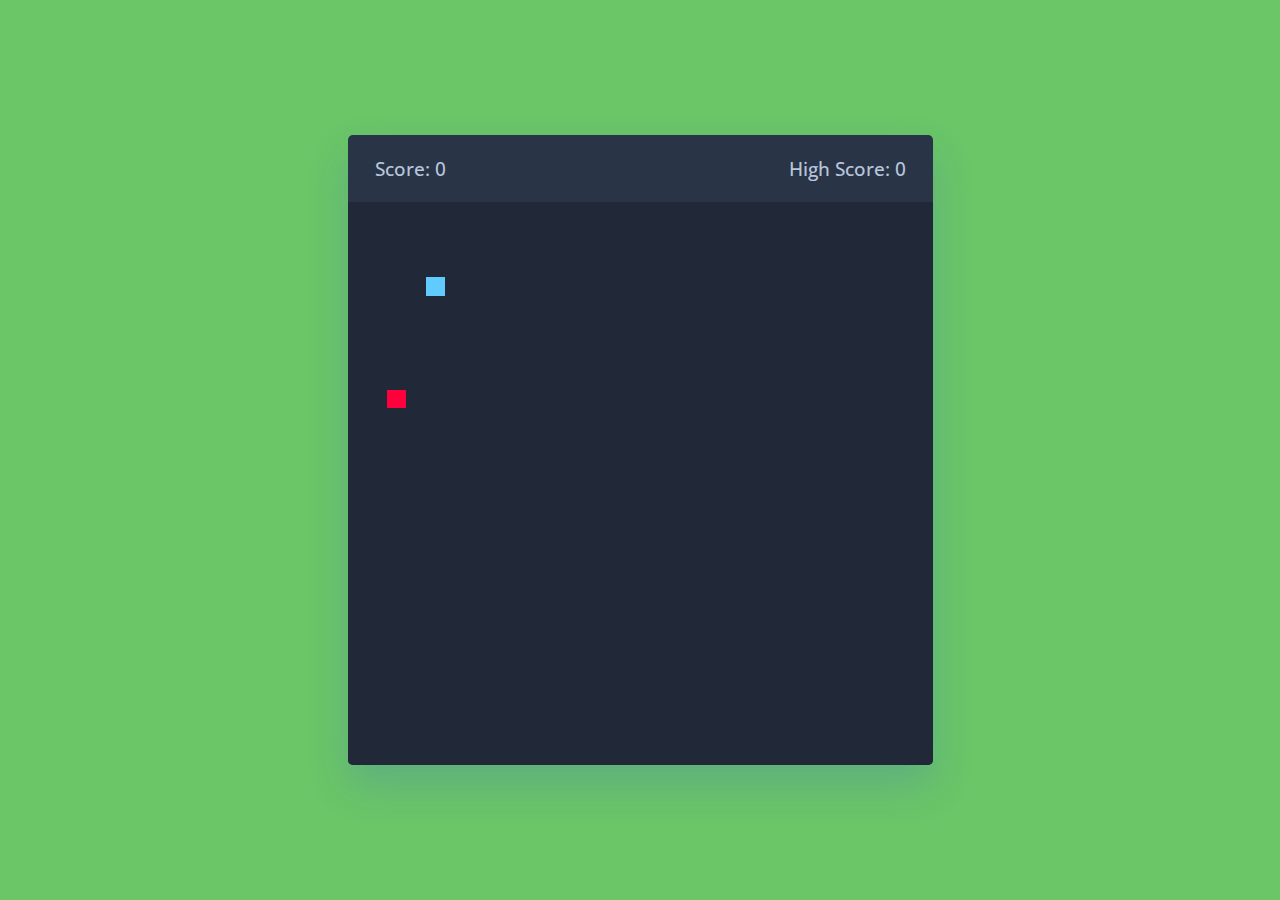
<file: wonrz/index.html>
<!DOCTYPE html>
<html lang="en">

<head>
    <meta charset="UTF-8">
    <meta http-equiv="X-UA-Compatible" content="IE=edge">
    <meta name="viewport" content="width=device-width, initial-scale=1.0">
    <link rel="stylesheet" href="https://cdnjs.cloudflare.com/ajax/libs/font-awesome/6.3.0/css/all.min.css">
    <link rel="stylesheet" href="style.css">
    <title>wonrz</title>
</head>

<body>
    
    <div class="wrapper">
        <div class="game-details">
            <span class="score">Score: 0</span>
            <span class="high-score">High Score: 0</span>
        </div>

        <div class="play-board"></div>

        <div class="controls">
            <i data-key="ArrowLeft" class="fa-solid fa-arrow-left-long"></i>
            <i data-key="ArrowUp" class="fa-solid fa-arrow-up-long"></i>
            <i data-key="ArrowRight" class="fa-solid fa-arrow-right-long"></i>
            <i data-key="ArrowDown" class="fa-solid fa-arrow-down-long"></i>
        </div>

    </div>


    <script src="index.js"></script>
</body>

</html>
</file>
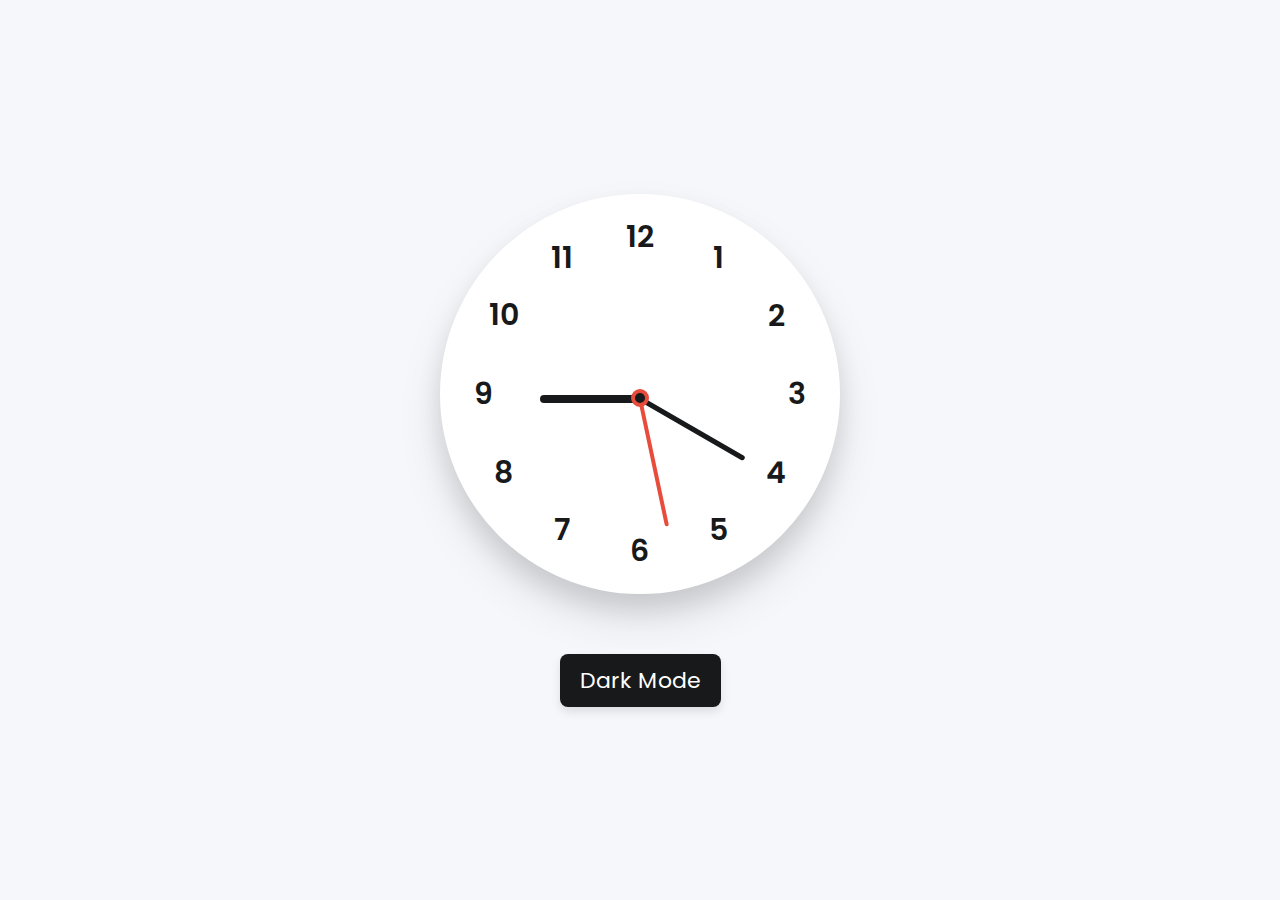
<file: zegar analogowy/index.html>
<!DOCTYPE html>
<html lang="en">
  <head>
    <meta charset="UTF-8" />
    <meta http-equiv="X-UA-Compatible" content="IE=edge" />
    <meta name="viewport" content="width=device-width, initial-scale=1.0" />
    <title>Zegar Analogowy</title>
    <link rel="stylesheet" href="style.css" />
    <script src="script.js" defer></script>
  </head>
  <body>
    <div class="container">
      <div class="clock">
        <label style="--i: 1"><span>1</span></label>
        <label style="--i: 2"><span>2</span></label>
        <label style="--i: 3"><span>3</span></label>
        <label style="--i: 4"><span>4</span></label>
        <label style="--i: 5"><span>5</span></label>
        <label style="--i: 6"><span>6</span></label>
        <label style="--i: 7"><span>7</span></label>
        <label style="--i: 8"><span>8</span></label>
        <label style="--i: 9"><span>9</span></label>
        <label style="--i: 10"><span>10</span></label>
        <label style="--i: 11"><span>11</span></label>
        <label style="--i: 12"><span>12</span></label>

        <div class="indicator">
          <span class="hand hour"></span>
          <span class="hand minute"></span>
          <span class="hand second"></span>
        </div>
      </div>

      <div class="mode-switch">Dark Mode</div>
    </div>
  </body>
</html>
</file>
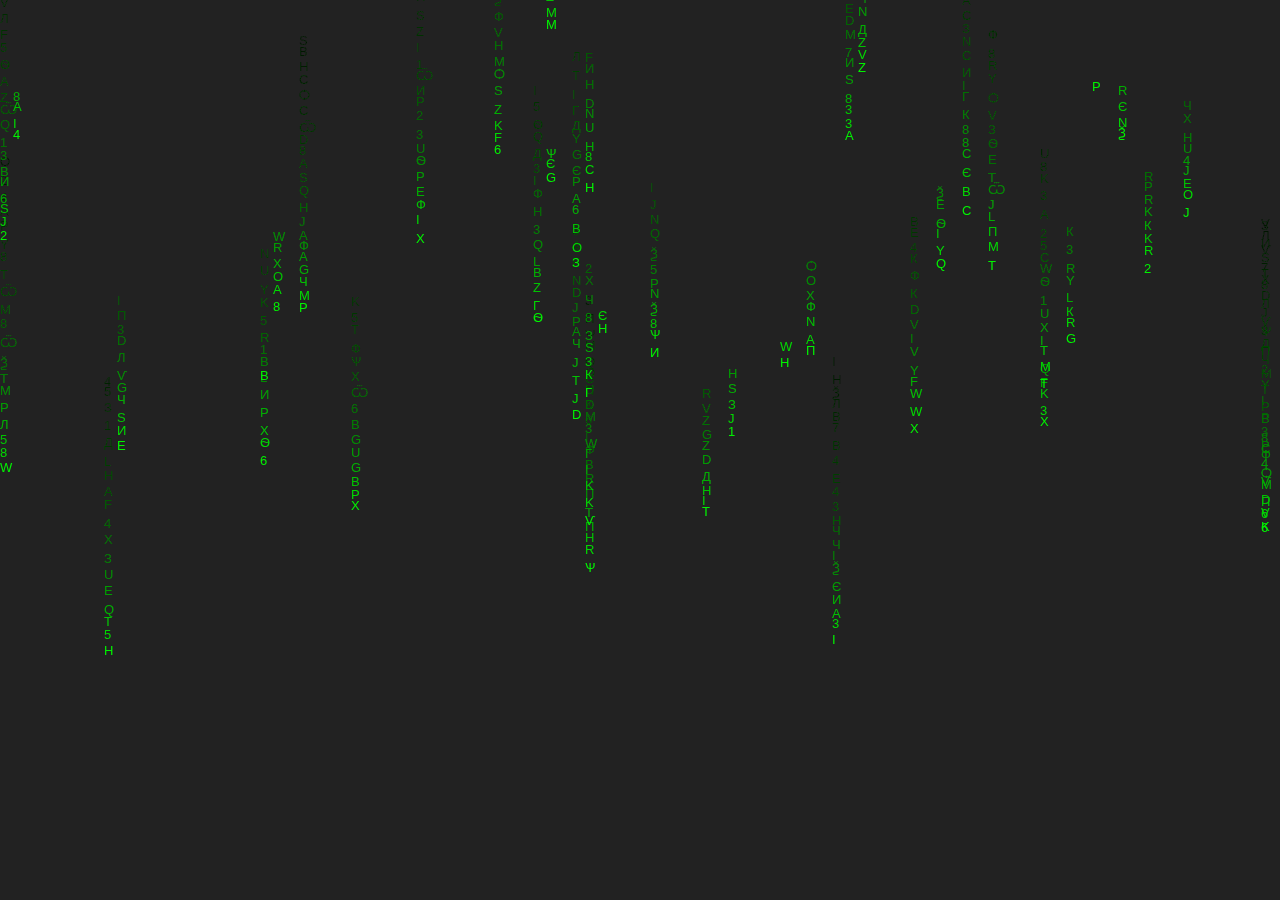
<file: matrix/ixdex.html>
<html>
    <head>
        <title>Matrix</title>
    </head>
    <body style="margin: 0">
        <canvas width="800" height="800" id="canvas"></canvas>
        <script src="matrix.js"></script>
            
        </body>
</html>
</file>
<file: Do/css/styles.css>
@font-face {
    font-family: 'colfax-light';
    src: url("../fonts/colfax-light.woff") format("woff"), url("../fonts/colfax-light.woff2") format("woff2");
    font-weight: normal;
    font-style: normal
}

@font-face {
    font-family: 'colfax-medium';
    src: url("../fonts/colfax-medium.woff") format("woff"), url("../fonts/colfax-medium.woff2") format("woff2");
    font-weight: normal;
    font-style: normal
}

@font-face {
    font-family: 'colfax-bold';
    src: url("../fonts/colfax-bold.woff") format("woff"), url("../fonts/colfax-bold.woff2") format("woff2");
    font-weight: normal;
    font-style: normal
}

@font-face {
    font-family: 'colfax-light';
    src: url("../fonts/colfax-light.woff") format("woff"), url("../fonts/colfax-light.woff2") format("woff2");
    font-weight: normal;
    font-style: normal
}

@font-face {
    font-family: 'colfax-medium';
    src: url("../fonts/colfax-medium.woff") format("woff"), url("../fonts/colfax-medium.woff2") format("woff2");
    font-weight: normal;
    font-style: normal
}

@font-face {
    font-family: 'colfax-bold';
    src: url("../fonts/colfax-bold.woff") format("woff"), url("../fonts/colfax-bold.woff2") format("woff2");
    font-weight: normal;
    font-style: normal
}

* {
    text-decoration: none;
    list-style: none;
    outline: none;
    border: none;
    padding: 0;
    margin: 0
}

*,
*:before,
*:after {
    -o-box-sizing: border-box;
    -webkit-box-sizing: border-box;
    box-sizing: border-box
}

html,
body {
    height: 100%;
    width: 100%;
    padding: 0;
    margin: 0
}

body {
    -webkit-font-smoothing: antialiased;
    -moz-osx-font-smoothing: grayscale
}

.icon {
    vertical-align: middle;
    position: relative;
    margin-top: -2px;
    height: 20px;
    width: 20px
}

img {
    pointer-events: none
}

img {
    max-width: 100%
}

a,
.icon {
    -webkit-transition: all 0.4s ease;
    transition: all 0.4s ease
}

*::-webkit-selection {
    background-color: #000000;;
    color: #fff
}

*::-moz-selection {
    background-color: #000000;;
    color: #fff
}

*::selection {
    background-color: #000000;;
    color: #fff
}

::-webkit-scrollbar {
    display: none
}

.flex-center {
    -webkit-box-pack: center;
    -ms-flex-pack: center;
    justify-content: center;
    -webkit-box-align: center;
    -ms-flex-align: center;
    align-items: center;
    display: -webkit-box;
    display: -ms-flexbox;
    display: flex
}

.center {
    -webkit-transform: translate(-50%, -50%);
    -ms-transform: translate(-50%, -50%);
    transform: translate(-50%, -50%);
    position: absolute;
    left: 50%;
    top: 50%
}

.center-y {
    -webkit-transform: translateY(-50%);
    -ms-transform: translateY(-50%);
    transform: translateY(-50%);
    position: absolute;
    top: 50%
}

.center-x {
    -webkit-transform: translateX(-50%);
    -ms-transform: translateX(-50%);
    transform: translateX(-50%);
    position: absolute;
    left: 50%
}

input {
    border-radius: 0;
    -webkit-appearance: none;
    -moz-appearance: none;
    appearance: none;
    outline: none;
    border: 0
}

input:hover,
input:active,
input:focus {
    outline: none
}

input:-webkit-autofill {
    -webkit-box-shadow: 0 0 0 40px #fff inset !important;
    -webkit-text-fill-color: #222 !important
}

::-webkit-input-placeholder {
    color: #222
}

:-ms-input-placeholder {
    color: #222
}

::-moz-placeholder {
    color: #222
}

:-moz-placeholder {
    color: #222
}

.show-mobile {
    display: none
}

@media (max-width: 900px) {
    .hide-mobile {
        display: none !important
    }

    .show-mobile {
        display: block !important
    }
}

@font-face {
    font-family: 'colfax-light';
    src: url("../fonts/colfax-light.woff") format("woff"), url("../fonts/colfax-light.woff2") format("woff2");
    font-weight: normal;
    font-style: normal
}

@font-face {
    font-family: 'colfax-medium';
    src: url("../fonts/colfax-medium.woff") format("woff"), url("../fonts/colfax-medium.woff2") format("woff2");
    font-weight: normal;
    font-style: normal
}

@font-face {
    font-family: 'colfax-bold';
    src: url("../fonts/colfax-bold.woff") format("woff"), url("../fonts/colfax-bold.woff2") format("woff2");
    font-weight: normal;
    font-style: normal
}

* {
    text-decoration: none;
    list-style: none;
    outline: none;
    border: none;
    padding: 0;
    margin: 0
}

*,
*:before,
*:after {
    -o-box-sizing: border-box;
    -webkit-box-sizing: border-box;
    box-sizing: border-box
}

html,
body {
    height: 100%;
    width: 100%;
    padding: 0;
    margin: 0
}

body {
    -webkit-font-smoothing: antialiased;
    -moz-osx-font-smoothing: grayscale
}

.icon {
    vertical-align: middle;
    position: relative;
    margin-top: -2px;
    height: 20px;
    width: 20px
}

img {
    pointer-events: none
}

img {
    max-width: 100%
}

a,
.icon {
    -webkit-transition: all 0.4s ease;
    transition: all 0.4s ease
}

*::-webkit-selection {
    background-color: #000000;;
    color: #fff
}

*::-moz-selection {
    background-color: #000000;;
    color: #fff
}

*::selection {
    background-color: #000000;;
    color: #fff
}

::-webkit-scrollbar {
    display: none
}

.flex-center,
.hero,
.logo,
.features .row,
.modal,
.modal .modal-content {
    -webkit-box-pack: center;
    -ms-flex-pack: center;
    justify-content: center;
    -webkit-box-align: center;
    -ms-flex-align: center;
    align-items: center;
    display: -webkit-box;
    display: -ms-flexbox;
    display: flex
}

.center {
    -webkit-transform: translate(-50%, -50%);
    -ms-transform: translate(-50%, -50%);
    transform: translate(-50%, -50%);
    position: absolute;
    left: 50%;
    top: 50%
}

.center-y,
.shift.clip .word-shift:after,
.overlay-left,
.overlay-right,
form .group label {
    -webkit-transform: translateY(-50%);
    -ms-transform: translateY(-50%);
    transform: translateY(-50%);
    position: absolute;
    top: 50%
}

.center-x,
.logo,
.modal .modal-close span {
    -webkit-transform: translateX(-50%);
    -ms-transform: translateX(-50%);
    transform: translateX(-50%);
    position: absolute;
    left: 50%
}

input {
    border-radius: 0;
    -webkit-appearance: none;
    -moz-appearance: none;
    appearance: none;
    outline: none;
    border: 0
}

input:hover,
input:active,
input:focus {
    outline: none
}

input:-webkit-autofill {
    -webkit-box-shadow: 0 0 0 40px #fff inset !important;
    -webkit-text-fill-color: #222 !important
}

::-webkit-input-placeholder {
    color: #222
}

:-ms-input-placeholder {
    color: #222
}

::-moz-placeholder {
    color: #222
}

:-moz-placeholder {
    color: #222
}

.show-mobile {
    display: none
}

@media (max-width: 900px) {
    .hide-mobile {
        display: none !important
    }

    .show-mobile {
        display: block !important
    }
}

@font-face {
    font-family: 'colfax-light';
    src: url("../fonts/colfax-light.woff") format("woff"), url("../fonts/colfax-light.woff2") format("woff2");
    font-weight: normal;
    font-style: normal
}

@font-face {
    font-family: 'colfax-medium';
    src: url("../fonts/colfax-medium.woff") format("woff"), url("../fonts/colfax-medium.woff2") format("woff2");
    font-weight: normal;
    font-style: normal
}

@font-face {
    font-family: 'colfax-bold';
    src: url("../fonts/colfax-bold.woff") format("woff"), url("../fonts/colfax-bold.woff2") format("woff2");
    font-weight: normal;
    font-style: normal
}

* {
    text-decoration: none;
    list-style: none;
    outline: none;
    border: none;
    padding: 0;
    margin: 0
}

*,
*:before,
*:after {
    -o-box-sizing: border-box;
    -webkit-box-sizing: border-box;
    box-sizing: border-box
}

html,
body {
    height: 100%;
    width: 100%;
    padding: 0;
    margin: 0
}

body {
    -webkit-font-smoothing: antialiased;
    -moz-osx-font-smoothing: grayscale
}

.icon {
    vertical-align: middle;
    position: relative;
    margin-top: -2px;
    height: 20px;
    width: 20px
}

img {
    pointer-events: none
}

img {
    max-width: 100%
}

a,
.icon {
    -webkit-transition: all 0.4s ease;
    transition: all 0.4s ease
}

*::-webkit-selection {
    background-color: #000000;;
    color: #fff
}

*::-moz-selection {
    background-color: #000000;;
    color: #fff
}

*::selection {
    background-color: #000000;;
    color: #fff
}

::-webkit-scrollbar {
    display: none
}

.flex-center,
.hero,
.logo,
.features .row,
.modal,
.modal .modal-content {
    -webkit-box-pack: center;
    -ms-flex-pack: center;
    justify-content: center;
    -webkit-box-align: center;
    -ms-flex-align: center;
    align-items: center;
    display: -webkit-box;
    display: -ms-flexbox;
    display: flex
}

.center {
    -webkit-transform: translate(-50%, -50%);
    -ms-transform: translate(-50%, -50%);
    transform: translate(-50%, -50%);
    position: absolute;
    left: 50%;
    top: 50%
}

.center-y,
.shift.clip .word-shift:after,
.overlay-left,
.overlay-right,
form .group label {
    -webkit-transform: translateY(-50%);
    -ms-transform: translateY(-50%);
    transform: translateY(-50%);
    position: absolute;
    top: 50%
}

.center-x,
.logo,
.modal .modal-close span {
    -webkit-transform: translateX(-50%);
    -ms-transform: translateX(-50%);
    transform: translateX(-50%);
    position: absolute;
    left: 50%
}

input {
    border-radius: 0;
    -webkit-appearance: none;
    -moz-appearance: none;
    appearance: none;
    outline: none;
    border: 0
}

input:hover,
input:active,
input:focus {
    outline: none
}

input:-webkit-autofill {
    -webkit-box-shadow: 0 0 0 40px #fff inset !important;
    -webkit-text-fill-color: #222 !important
}

::-webkit-input-placeholder {
    color: #222
}

:-ms-input-placeholder {
    color: #222
}

::-moz-placeholder {
    color: #222
}

:-moz-placeholder {
    color: #222
}

.show-mobile {
    display: none
}

@media (max-width: 900px) {
    .hide-mobile {
        display: none !important
    }

    .show-mobile {
        display: block !important
    }
}

h1,
.h1,
.word-shift b,
.modal .modal-content .modal-title,
h2,
.h2 {
    letter-spacing: -1px;
    font-weight: normal;
    font-family: "colfax-light", sans-serif;
    line-height: 1.6;
    font-size: 40px;
    color: #222
}

h2,
.h2 {
    font-size: 36px
}

h3,
.h3 {
    letter-spacing: -1px;
    font-weight: normal;
    font-family: "colfax-bold", sans-serif;
    font-size: 16px;
    color: #000000;
}

p,
.p,
.button,
form .group input,
form .group label,
a {
    letter-spacing: -0.3px;
    font-family: "colfax-light", sans-serif;
    font-size: 16px;
    line-height: 2;
    color: #222
}

a {
    font-family: "colfax-medium", sans-serif
}

a:hover {
    color: #000000;
}

@media (max-width: 900px) {

    h1,
    .h1,
    .word-shift b,
    .modal .modal-content .modal-title,
    h2,
    .h2 {
        font-size: 30px
    }
}

body {
    background: #f2f3f5;
    font-family: "colfax-medium", sans-serif;
    text-align: center;
    color: #222
}

body.no-scroll {
    overflow: hidden
}

button {
    -webkit-appearance: none;
    -webkit-transition: all 0.4s ease;
    transition: all 0.4s ease;
    -moz-appearance: none;
    appearance: none;
    cursor: pointer
}

.button {
    -webkit-box-shadow: 0 20px 30px -10px rgba(54, 54, 54, 0.6);
    box-shadow: 0 20px 30px -10px rgba(54, 54, 54, 0.6);
    padding: 12px 30px 10px;
    letter-spacing: -0.5px;
    display: inline-block;
    border-radius: 100px;
    font-family: "colfax-medium", sans-serif;
    -webkit-transition: all 0.4s ease;
    transition: all 0.4s ease;
    text-align: center;
    position: relative;
    background: #000000;;
    cursor: pointer;
    color: #fff;
    width: auto;
    z-index: 2
}

.button:hover {
    -webkit-box-shadow: 0 30px 40px -10px rgba(54, 54, 54, 0.8);
    box-shadow: 0 30px 40px -10px rgba(54, 54, 54, 0.8);
    -webkit-transform: scale(1.04);
    -ms-transform: scale(1.04);
    transform: scale(1.04);
    color: #fff
}

.button:active {
    -webkit-box-shadow: 0 20px 30px -10px rgba(54, 54, 54, 0.6);
    box-shadow: 0 20px 30px -10px rgba(54, 54, 54, 0.6);
    -webkit-transform: scale(1);
    -ms-transform: scale(1);
    transform: scale(1)
}

.button:before {
    -webkit-animation: pulse 2s ease infinite;
    animation: pulse 2s ease infinite;
    background: rgba(54, 54, 54, 0.4);
    border-radius: 100px;
    position: absolute;
    content: "";
    z-index: -1;
    bottom: 0;
    right: 0;
    left: 0;
    top: 0
}

.button.white {
    -webkit-box-shadow: 0 20px 30px -10px rgba(34, 34, 34, 0.2);
    box-shadow: 0 20px 30px -10px rgba(34, 34, 34, 0.2);
    background: #fff;
    color: #222
}

.button.white:before {
    background: rgba(255, 255, 255, 0.4)
}

.button.white:hover {
    -webkit-box-shadow: 0 30px 40px -10px rgba(34, 34, 34, 0.4);
    box-shadow: 0 30px 40px -10px rgba(34, 34, 34, 0.4)
}

@-webkit-keyframes pulse {
    0% {
        -webkit-transform: scale(1);
        transform: scale(1)
    }

    50% {
        opacity: 0.2
    }

    100% {
        -webkit-transform: scale(1.2, 1.4);
        transform: scale(1.2, 1.4);
        opacity: 0
    }
}

@keyframes pulse {
    0% {
        -webkit-transform: scale(1);
        transform: scale(1)
    }

    50% {
        opacity: 0.2
    }

    100% {
        -webkit-transform: scale(1.2, 1.4);
        transform: scale(1.2, 1.4);
        opacity: 0
    }
}

.shift {
    max-width: 100% !important;
    width: 100% !important
}

.shift.clip span {
    display: inline-block
}

.shift.clip .word-shift {
    overflow: hidden
}

.shift.clip .word-shift:after {
    background-color: #000000;;
    border-radius: 2px;
    content: '';
    height: 80%;
    width: 2px;
    right: 0
}

.shift.clip b {
    opacity: 0
}

.shift.clip b.is-visible {
    opacity: 1
}

.word-shift {
    display: inline-block;
    position: relative;
    text-align: left
}

.word-shift b {
    display: inline-block;
    white-space: nowrap;
    position: absolute;
    left: 0;
    top: 0
}

.word-shift b.is-visible {
    position: relative
}

.word-shift b {
    opacity: 0
}

.word-shift b.is-visible {
    opacity: 1
}

.hero {
    padding: 240px 0 140px;
    -webkit-box-orient: vertical;
    -webkit-box-direction: normal;
    -ms-flex-direction: column;
    flex-direction: column;
    width: 100%
}

.hero .button {
    margin-top: 30px
}

.logo {
    height: 100px;
    width: 100px;
    z-index: 2;
    top: 0
}

.logo img {
    -webkit-transition: all 0.4s ease;
    transition: all 0.4s ease;
    width: 41px
}

.logo:hover img {
    -webkit-transform: scaleX(-1);
    -ms-transform: scaleX(-1);
    transform: scaleX(-1)
}

.screen-wrapper {
    max-width: 1800px;
    margin: auto;
    position: relative;
    overflow: hidden;
    z-index: 2;
    padding: 0 10%;
}

.screen-wrapper .screen {
    margin: 0 auto -140px;
    width: 1400px
}

.title {
    position: relative;
    max-width: 90%;
    margin: 0 auto;
    width: 400px
}

.subtitle {
    margin: 16px 0 0 -4px;
    font-size: 12px
}

.subtitle img {
    position: relative;
    opacity: 0.4;
    width: 10px;
    left: 4px;
    top: 1px
}

.title.wide {
    width: 600px
}

.section {
    position: relative;
    padding: 120px 0
}

.section:nth-child(odd) {
    -webkit-box-shadow: 0 0 100px rgba(34, 34, 34, 0.04);
    box-shadow: 0 0 100px rgba(34, 34, 34, 0.04)
}

.section-features {
    padding: 80px 0 40px
}

.section-features p {
    margin: 0 auto;
    max-width: 80%
}

.section-providers {
    padding: 120px 0 0
}

.section.imagery .zero-slider {
    margin-top: 80px
}

.section.imagery .zero-slider .slide {
    max-width: 90%;
    width: 900px
}

.section.imagery .zero-slider .slide.is-selected img {
    -webkit-transform: none !important;
    -ms-transform: none !important;
    transform: none !important;
    width: 100%
}

.section.imagery .zero-slider .flickity-viewport {
    overflow: hidden
}

.section.cta {
    overflow: hidden;
    padding: 0
}

.section.cta .cta-content {
    position: absolute;
    margin-top: 120px;
    width: 100%;
    z-index: 2
}

.section.cta .cta-content .title {
    color: #fff
}

.section.cta .cta-content .subtitle {
    opacity: 0.4
}

.section.cta .cta-content .subtitle {
    color: #fff
}

.section.cta .cta-content .subtitle img {
    -webkit-filter: invert(100%);
    filter: invert(100%)
}

.section.cta .cta-content .button {
    margin-top: 30px
}

.section.cta .zero-slider .slide {
    width: 100%
}

.section.cta .zero-slider .slide img {
    width: 100%
}

.section.cta .cta-content .subtitle {
    opacity: 0.8
}

.overlay-left,
.overlay-right {
    pointer-events: none;
    -o-object-fit: cover;
    object-fit: cover;
    height: 100%;
    width: 300px;
    z-index: 2
}

.overlay-left {
    left: 0
}

.overlay-right {
    right: 0
}

.overlay-top,
.overlay-bottom {
    position: absolute;
    -o-object-fit: cover;
    object-fit: cover;
    height: 400px;
    width: 100%;
    z-index: 2;
    left: 0
}

.overlay-top {
    top: -1px
}

.overlay-bottom {
    bottom: 100px
}

.content {
    -webkit-transition: all 0.4s ease;
    transition: all 0.4s ease
}

.content-blurred {
    -webkit-filter: blur(40px);
    filter: blur(40px)
}

@media (max-width: 900px) {
    .hero {
        padding: 140px 0 60px
    }

    .screen-wrapper .screen {
        margin: 0 auto -40px;
        max-width: none;
        width: 600px
    }

    .section {
        padding: 80px 0
    }

    .section-features {
        padding: 40px 0 0
    }

    .section-providers {
        padding: 80px 0 0
    }

    .section.imagery {
        padding: 80px 0 0
    }

    .section.imagery .zero-slider {
        margin: 40px auto -20px
    }

    .section.cta .title {
        margin-top: 60px
    }

    .section.cta .zero-slider {
        height: 600px
    }

    .section.cta .zero-slider .slide {
        width: 1000px
    }

    .section.cta .cta-content {
        margin-top: 0
    }

    .overlay-top,
    .overlay-bottom {
        height: 80px
    }
}

.features {
    padding: 80px 0 100px;
    position: relative;
    overflow: hidden;
    width: 100%
}

.features .row {
    white-space: nowrap;
    margin: 4px 0
}

.features .feature {
    -webkit-box-shadow: 0 20px 30px -10px rgba(34, 34, 34, 0.1);
    box-shadow: 0 20px 30px -10px rgba(34, 34, 34, 0.1);
    padding: 20px 26px 16px 24px;
    border-radius: 4px;
    background: #fff;
    margin: 10px
}

.features .feature .icon {
    margin-right: 8px
}

.features .donts .icon {
    color: #B2B2B2
}

.features .dos .icon {
    color: #000000;
}

.features .donts {
    -webkit-animation: scrollLeft 80s linear infinite;
    animation: scrollLeft 80s linear infinite
}

.features .dos {
    -webkit-animation: scrollRight 80s linear infinite;
    animation: scrollRight 80s linear infinite
}

.features .overlay-bottom {
    bottom: -1px
}

@-webkit-keyframes scrollLeft {
    0% {
        -webkit-transform: translateX(0);
        transform: translateX(0)
    }

    100% {
        -webkit-transform: translateX(-60%);
        transform: translateX(-60%)
    }
}

@keyframes scrollLeft {
    0% {
        -webkit-transform: translateX(0);
        transform: translateX(0)
    }

    100% {
        -webkit-transform: translateX(-60%);
        transform: translateX(-60%)
    }
}

@-webkit-keyframes scrollRight {
    0% {
        -webkit-transform: translateX(0);
        transform: translateX(0)
    }

    100% {
        -webkit-transform: translateX(60%);
        transform: translateX(60%)
    }
}

@keyframes scrollRight {
    0% {
        -webkit-transform: translateX(0);
        transform: translateX(0)
    }

    100% {
        -webkit-transform: translateX(60%);
        transform: translateX(60%)
    }
}

@-webkit-keyframes scrollUp {
    0% {
        -webkit-transform: translateY(0);
        transform: translateY(0)
    }

    100% {
        -webkit-transform: translateY(-60%);
        transform: translateY(-60%)
    }
}

@keyframes scrollUp {
    0% {
        -webkit-transform: translateY(0);
        transform: translateY(0)
    }

    100% {
        -webkit-transform: translateY(-60%);
        transform: translateY(-60%)
    }
}

@-webkit-keyframes scrollDown {
    0% {
        -webkit-transform: translateY(0);
        transform: translateY(0)
    }

    100% {
        -webkit-transform: translateY(60%);
        transform: translateY(60%)
    }
}

@keyframes scrollDown {
    0% {
        -webkit-transform: translateY(0);
        transform: translateY(0)
    }

    100% {
        -webkit-transform: translateY(60%);
        transform: translateY(60%)
    }
}

@media (max-width: 900px) {
    .features {
        -ms-flex-pack: distribute;
        justify-content: space-around;
        margin: 20px auto 0;
        -webkit-box-orient: horizontal;
        -webkit-box-direction: normal;
        -ms-flex-direction: row;
        flex-direction: row;
        padding: 40px 0;
        height: 300px;
        display: -webkit-box;
        display: -ms-flexbox;
        display: flex;
        width: 90%
    }

    .features .feature {
        padding: 10px 12px 8px;
        text-align: left;
        font-size: 12px;
        margin: 6px 0
    }

    .features .row {
        -webkit-box-orient: vertical;
        -webkit-box-direction: normal;
        -ms-flex-direction: column;
        flex-direction: column;
        -webkit-box-align: stretch;
        -ms-flex-align: stretch;
        align-items: stretch
    }

    .donts {
        -webkit-animation: scrollUp 20s linear infinite !important;
        animation: scrollUp 20s linear infinite !important
    }

    .dos {
        -webkit-animation: scrollDown 20s linear infinite !important;
        animation: scrollDown 20s linear infinite !important
    }
}

.cards {
    pointer-events: none;
    position: relative
}

.flickity-viewport {
    overflow: visible
}

.slider {
    padding: 120px 0 100px;
    position: relative;
    overflow: hidden;
    width: 100%
}

.slider .slide img {
    -webkit-transform: scale(1);
    -ms-transform: scale(1);
    transform: scale(1);
    -webkit-transition: all 0.4s ease;
    transition: all 0.4s ease;
    max-width: none;
    opacity: 0.4
}

.slider .slide.is-selected img {
    -webkit-transform: scale(1.2);
    -ms-transform: scale(1.2);
    transform: scale(1.2);
    opacity: 1
}

@media (max-width: 900px) {
    .slider {
        padding: 100px 0 40px
    }
}

.modal {
    background: rgba(255, 255, 255, 0.8);
    pointer-events: none;
    -webkit-transition: all 0.4s ease;
    transition: all 0.4s ease;
    text-align: center;
    overflow: hidden;
    position: fixed;
    height: 100vh;
    width: 100%;
    opacity: 0;
    z-index: 8
}

.modal .modal-close {
    position: absolute;
    background: none;
    height: 100px;
    width: 100px;
    z-index: 2;
    right: 0;
    top: 0
}

.modal .modal-close span {
    font-family: "colfax-light", sans-serif;
    pointer-events: none;
    letter-spacing: 1px;
    -webkit-transition: all 0.4s ease;
    transition: all 0.4s ease;
    font-size: 8px;
    bottom: 14px
}

.modal .modal-close:hover .icon {
    -webkit-transform: rotate(90deg) scale(1);
    -ms-transform: rotate(90deg) scale(1);
    transform: rotate(90deg) scale(1)
}

.modal .modal-close:active {
    -webkit-transform: scale(0.9);
    -ms-transform: scale(0.9);
    transform: scale(0.9)
}

.modal .modal-close:hover span {
    opacity: 0;
    bottom: 0
}

.modal .modal-close .icon {
    -webkit-transform: scale(0.9);
    -ms-transform: scale(0.9);
    transform: scale(0.9);
    height: 36px;
    width: 36px
}

.modal .modal-content {
    -webkit-overflow-scrolling: touch;
    -webkit-transform: translateY(40px);
    -ms-transform: translateY(40px);
    transform: translateY(40px);
    -webkit-box-orient: vertical;
    -webkit-box-direction: normal;
    -ms-flex-direction: column;
    flex-direction: column;
    -webkit-transition: all 0.4s ease;
    transition: all 0.4s ease;
    position: relative;
    overflow: scroll;
    padding: 60px 0;
    max-width: 90%
}

.modal .modal-content .modal-title {
    letter-spacing: -2.5px;
    margin: 40px auto 4px;
    font-size: 40px
}

.modal .modal-content .modal-subtitle {
    width: 340px;
    margin: 0 auto;

}

.modal .modal-content .button {
    margin-top: 20px
}

.modal-show {
    pointer-events: all;
    opacity: 1
}

.modal-show .modal-content {
    -webkit-transform: translateY(0);
    -ms-transform: translateY(0);
    transform: translateY(0)
}

form {
    margin: 50px auto 0;
    width: 300px
}

form .group {
    margin-bottom: 40px;
    position: relative;
    width: 100%
}

form .group input {
    border-bottom: 1px solid #B2B2B2;
    background: none;
    font-size: 20px;
    padding: 8px 0;
    width: 100%
}

form .group label {
    pointer-events: none;
    -webkit-transition: all 0.4s ease;
    transition: all 0.4s ease;
    font-size: 20px;
    left: 0
}

form .group .border {
    -webkit-transform-origin: 0 0;
    -ms-transform-origin: 0 0;
    transform-origin: 0 0;
    -webkit-transform: scaleX(0);
    -ms-transform: scaleX(0);
    transform: scaleX(0);
    -webkit-transition: all 0.4s ease;
    transition: all 0.4s ease;
    position: absolute;
    background: #000000;;
    height: 1px;
    width: 100%;
    bottom: 0;
    left: 0
}

form .group input:focus+label,
form .group input:not(:placeholder-shown)+label {
    font-size: 16px;
    color: #000000;;
    top: 0%
}

form .group input:focus+label+.border {
    -webkit-transform: scaleX(1) !important;
    -ms-transform: scaleX(1) !important;
    transform: scaleX(1) !important
}

form .group input:focus+label+.border+.at,
form .group input:not(:placeholder-shown)+label+.border+.at {
    opacity: 1;
    left: 0
}

form .button {
    margin: 0 auto
}

.form-content {
    -webkit-transition: all 0.4s ease;
    transition: all 0.4s ease
}

.form-content-hide {
    -webkit-transform: translateY(40px);
    -ms-transform: translateY(40px);
    transform: translateY(40px);
    pointer-events: none;
    opacity: 0
}

.success {
    -webkit-transform: translateX(-50%) translateY(40px);
    -ms-transform: translateX(-50%) translateY(40px);
    transform: translateX(-50%) translateY(40px);
    -webkit-transition: all 0.4s ease;
    transition: all 0.4s ease;
    position: absolute;
    max-width: 90%;
    width: 400px;
    opacity: 0;
    left: 50%
}

.success .modal-title {
    margin: 100px auto 4px !important
}

.success-show {
    -webkit-transform: translateX(-50%) translateY(0);
    -ms-transform: translateX(-50%) translateY(0);
    transform: translateX(-50%) translateY(0);
    pointer-events: all;
    opacity: 1
}

.footer {
    /* -webkit-box-shadow: 0 0 200px rgba(34, 34, 34, 0.4);
    box-shadow: 0 0 200px rgba(34, 34, 34, 0.4);
    background: #fff;
    position: relative;
    margin-top: -6px;
    padding: 60px 0;
    z-index: 2; */

    line-height: 1.33341;
    font-weight: 400;
    letter-spacing: -.01em;
    background-color: #f2f2f2;
    overflow: hidden;
    position: relative;
    z-index: 1;
    padding: 40px 0;
    /* padding-bottom: 5px; */
}

.footer p {
    color: #222;
    font-size: 12px;
}

@media (max-width: 900px) {
    .modal .modal-close {
        height: 80px;
        width: 80px
    }

    .modal .modal-content {
        padding: 40px 0
    }

    .modal .modal-content .modal-title {
        letter-spacing: -1px;
        font-size: 26px
    }

    form {
        margin: 40px auto 0
    }

    form .group {
        margin-bottom: 30px
    }

    form .group input,
    form .group label {
        font-size: 16px
    }

    form .button {
        margin: 40px auto 0;
        font-size: 18px
    }
}

@font-face {
    font-family: 'colfax-light';
    src: url("../fonts/colfax-light.woff") format("woff"), url("../fonts/colfax-light.woff2") format("woff2");
    font-weight: normal;
    font-style: normal
}

@font-face {
    font-family: 'colfax-medium';
    src: url("../fonts/colfax-medium.woff") format("woff"), url("../fonts/colfax-medium.woff2") format("woff2");
    font-weight: normal;
    font-style: normal
}

@font-face {
    font-family: 'colfax-bold';
    src: url("../fonts/colfax-bold.woff") format("woff"), url("../fonts/colfax-bold.woff2") format("woff2");
    font-weight: normal;
    font-style: normal
}

* {
    text-decoration: none;
    list-style: none;
    outline: none;
    border: none;
    padding: 0;
    margin: 0
}

*,
*:before,
*:after {
    -o-box-sizing: border-box;
    -webkit-box-sizing: border-box;
    box-sizing: border-box
}

html,
body {
    height: 100%;
    width: 100%;
    padding: 0;
    margin: 0
}

body {
    -webkit-font-smoothing: antialiased;
    -moz-osx-font-smoothing: grayscale
}

.icon {
    vertical-align: middle;
    position: relative;
    margin-top: -2px;
    height: 20px;
    width: 20px
}

img {
    pointer-events: none
}

img {
    max-width: 100%
}

a,
.icon {
    -webkit-transition: all 0.4s ease;
    transition: all 0.4s ease
}

*::-webkit-selection {
    background-color: #000000;;
    color: #fff
}

*::-moz-selection {
    background-color: #000000;;
    color: #fff
}

*::selection {
    background-color: #000000;;
    color: #fff
}

::-webkit-scrollbar {
    display: none
}

.flex-center {
    -webkit-box-pack: center;
    -ms-flex-pack: center;
    justify-content: center;
    -webkit-box-align: center;
    -ms-flex-align: center;
    align-items: center;
    display: -webkit-box;
    display: -ms-flexbox;
    display: flex
}

.center {
    -webkit-transform: translate(-50%, -50%);
    -ms-transform: translate(-50%, -50%);
    transform: translate(-50%, -50%);
    position: absolute;
    left: 50%;
    top: 50%
}

.center-y {
    -webkit-transform: translateY(-50%);
    -ms-transform: translateY(-50%);
    transform: translateY(-50%);
    position: absolute;
    top: 50%
}

.center-x {
    -webkit-transform: translateX(-50%);
    -ms-transform: translateX(-50%);
    transform: translateX(-50%);
    position: absolute;
    left: 50%
}

input {
    border-radius: 0;
    -webkit-appearance: none;
    -moz-appearance: none;
    appearance: none;
    outline: none;
    border: 0
}

input:hover,
input:active,
input:focus {
    outline: none
}

input:-webkit-autofill {
    -webkit-box-shadow: 0 0 0 40px #fff inset !important;
    -webkit-text-fill-color: #222 !important
}

::-webkit-input-placeholder {
    color: #222
}

:-ms-input-placeholder {
    color: #222
}

::-moz-placeholder {
    color: #222
}

:-moz-placeholder {
    color: #222
}

.show-mobile {
    display: none
}

@media (max-width: 900px) {
    .hide-mobile {
        display: none !important
    }

    .show-mobile {
        display: block !important
    }
}

h1,
.h1,
h2,
.h2 {
    letter-spacing: -1px;
    font-weight: normal;
    font-family: "colfax-light", sans-serif;
    line-height: 1.6;
    font-size: 40px;
    color: #222
}

h2,
.h2 {
    font-size: 36px
}

h3,
.h3 {
    letter-spacing: -1px;
    font-weight: normal;
    font-family: "colfax-bold", sans-serif;
    font-size: 16px;
    color: #000000;
}

p,
.p,
a {
    letter-spacing: -0.3px;
    font-family: "colfax-light", sans-serif;
    font-size: 16px;
    line-height: 2;
    color: #222
}

a {
    font-family: "colfax-medium", sans-serif
}

a:hover {
    color: #000000;
}

@media (max-width: 900px) {

    h1,
    .h1,
    h2,
    .h2 {
        font-size: 30px
    }
}

/*# sourceMappingURL=styles.css.map */

@media (max-width: 600px) {
    .screen-wrapper {
        padding: 0;
    }
}

/* @media (max-width: 900px) {
    .screen-wrapper {
        padding: 0 6%;
    }
} */

@media only screen and (min-width: 1200px) {
    .screen-wrapper {
        padding: 0 12%;
    }
}


.outerVideoWrapper2{
    margin: 40px 0;
    width: 100%;
    height: auto;
    z-index: 1;
}

.videoWrapper {
    position: relative;
    max-width: 100%;
    height: 0px;
    overflow: hidden;
    background: #dcddde;
    padding-bottom: 56.25%;
}
.videoWrapper iframe {
    position: absolute;
    border: none;
    width: 100%;
    height: 100%;
    top: 0px;
    left: 0px;
    margin: 0em;
    padding: 0em;
}

.video, .videowrapper {
    width: 100%;
    display: -webkit-box;
    display: -ms-flexbox;
    display: flex;
    -webkit-box-orient: vertical;
    -webkit-box-direction: normal;
    -ms-flex-flow: column nowrap;
    flex-flow: column nowrap;
    -webkit-box-pack: start;
    -ms-flex-pack: start;
    justify-content: flex-start;
    -webkit-box-align: start;
    -ms-flex-align: start;
    align-items: flex-start;
}

.video .embedwrapper {
    margin: 40px 0;
    width: 100%;
    height: auto;
    z-index: 1;
}

/* logo flip */
.flip-container{
    perspective:1000;
  }
  
  .flip-container:hover .flipper { 
    transform: rotateY(180deg);  	
  }  
  
  /*speed of transition*/
  .flipper{
    transition: 1s;  	
    transform-style: preserve-3d;    	
    position: relative; 
  }
  
  .flip-container, .front, .back {  	
    width: 200px;
    height: 100px;
    border-radius: 50%;
    margin: 0 auto;
    background: gainsboro;

  }
  
  .front, .back {  	
    backface-visibility: hidden;    	
    position: absolute;  	
    top: 0;  	
     left: 0;  
  }
  
  .front {
    background: url('../images/logodo.png') no-repeat center;
    z-index: 2; 
  }    
  
  .back {
    background: url('../images/Doomout.png') no-repeat center; 
    -ms-transform: rotateY(180deg);
    -webkit-transform: rotateY(180deg);
    transform: rotateY(180deg);

  }
</file>
<file: info o filmach/style.css>
@import url('https://fonts.googleapis.com/css2?family=Poppins:wght@300;500;600;700&display=swap');

*{
    margin: 0;
    padding: 0;
    box-sizing: border-box;
    font-family: 'Poppins', sans-serif;
}

body{
    height: 100vh;
    background: rgb(255,185,42);
    background: linear-gradient(0deg, rgba(255,185,42,1) 44%, rgba(28,25,23,1) 55%);
}

.container{
    font-size: 16px;
    width: 90vw;
    max-width: 37.5em;
    padding: 3em 1.8em;
    background-color: #1e293b41;
    position: absolute;
    transform: translate(-50%, -50%);
    top: 50%;
    left: 50%;
    border-radius: 0.6em;
    box-shadow: 1.2em 2em 3em rgba(0, 0, 0, 0.2);
}

.search-container{
    display: grid;
    grid-template-columns: 9fr 3fr;
    gap: 1.2em;
}

.search-container input, .search-container button{
    font-size: 0.9em;
    outline: none;
    border-radius: 0.3em;
}

.search-container input{
    background-color: transparent;
    border: 1px solid #a0a0a0;
    color: #fff;
    padding: 0.7em;
}

.search-container input:focus{
    border-color: #fff;
}

.search-container button{
    background-color: #ffb92a;
    border: none;
    cursor: pointer;
}

#result{
    color: #fff;
}

.info{
    position: relative;
    display: grid;
    grid-template-columns: 4fr 8fr;
    margin-top: 1.2em;
}

.poster{
    width: 100%;
}

h2{
    text-align: center;
    font-size: 1.5em;
    font-weight: 600;
    letter-spacing: 0.06em;
}

.rating{
    display: flex;
    align-items: center;
    justify-content: center;
    gap: 0.6em;
    margin: 0.6em 0 0.9em 0;
}

.rating img{
    width: 1.2em;
}

.rating h4{
    display: inline-block;
    font-size: 1.1em;
    font-weight: 500;
}

.details{
    display: flex;
    font-size: 0.95em;
    gap: 1em;
    justify-content: center;
    color: #ffffff;
    margin: 0.6em 0;
    font-weight: 300;
}

.genre{
    display: flex;
    justify-content: space-around;
}

.genre div{
    border: 1px solid #ffffff;
    font-size: 0.75em;
    padding: 0.4em 1.6em;
    border-radius: 0.4em;
    font-weight: 300;
}

h3{
    font-weight: 500;
    margin-top: 1.2em;
}

p{
    font-size: 0.92em;
    font-weight: 300;
    line-height: 1.8em;
    text-align: justify;
    color: #ffffff;
}

.msg{
    text-align: center;
}

@media screen and (max-width: 600px) {
    .container{
        font-size: 14px;
    }
    .poster{
        margin: auto;
        width: auto;
        max-height: 10.8em;
    }

    .info{
        grid-template-columns: 1fr;
    }

}
</file>
<file: koło i krzyż/style.css>
body{
    background: rgb(120, 113, 113);
    color: white;
    font-family: serif;
    text-align: center;
}

h1{
    font-size: 2rem;
}

#container{
    margin: 5% auto;
    border-radius: 5px;
    text-align: center;
}

.box{
    display: inline-block;
    border: 1px solid white;
    width: 100px;
    height: 100px;
    text-align: center;
    box-sizing: border-box;
    padding: 0;
}

span{
    position: absolute;
    font-size: 75px;
    font-family: sans-serif;
    text-align: center;
    height: 75px;
    width: 75px;
    padding: 0;
    margin: 5px;
    margin-left: -35px;
}

.top{
    border-top: none;
}

.bottom{
    border-bottom: none;
}

.left{
    border-left: none;
}

.right{
    border-right: none;
}

.alert{
    height: 75px;
    width: 125px;
    display: inline-block;
    background: darkgray;
    position: relative;
    z-index: 10;
    margin-top: -50%;
    border-radius: 20px;
    box-shadow: 0 0 75px 2px black;
    animation: larger 0.5s;
    animation-fill-mode: forwards;
    box-sizing: content-box;
    padding: 30px;
    bottom: 50px;
    top: 0;
}

button{
    background: pink;
    border-radius: 2px;
    color: ghostwhite;
    border: none;
    outline: none;
}

nutton:focus{
    background: silver;
}

.activeBox{
    background:silver;
}

@keyframes larger{
    from{
        height: 75px;
        width: 125px;
    }

    to{
        height: 100px;
        width: 250px;
    }
    
}
</file>
<file: kwadrat led/style.css>
*{

    margin: 0;

    padding: 0;

    box-sizing: border-box;

}

body{

    display: flex;

    justify-content: center;

    align-items: center;

    min-height: 100vh;

    background: #020202;

}

.cube{

    position: relative;

    width: 300px;

    height: 300px;

    transform-style: preserve-3d;

    animation: animate 4s linear infinite;

}

@keyframes animate{

    0%{

        transform: rotateX(-30deg) rotateY(0deg);

    }

    100%{

        transform: rotateX(-30deg) rotateY(360deg);

    }

}

.cube div{

    position: absolute;

    top: 0;

    left: 0;

    width: 100%;

    height: 100%;

    transform-style: preserve-3d;

}

.cube div span{

    position: absolute;

    top: 0;

    left: 0;

    width: 100%;

    height: 100%;

    background: linear-gradient(#161616,#0eec00);

    transform: rotateY(calc(90deg * var(--i)))

    translateZ(150px);

    /* (300/2) = 150*/

}

.top{

    position: absolute;

    top: 0;

    left: 0;

    width: 300px;

    height: 300px;

    background: #222;

    transform: rotateX(90deg) translateZ(150px);

}

.top::before{

    content: '';

    position: absolute;

    top: 0;

    left: 0;

    width: 300px;

    height: 300px;

    background: #0f0;

    transform: translateZ(-380px);

    filter: blur(20px);

    box-shadow: 0 0 120px rgba(0,255,0,0.2),

    0 0 200px rgba(0,255,0,0.2),

    0 0 300px rgba(0,255,0,0.2),

    0 0 400px rgba(0,255,0,0.2),

    0 0 500px rgba(0,255,0,0.2);

}
</file>
<file: strona sklpeu halołyn/assets/css/styles.css>
@import url('https://fonts.googleapis.com/css2?family=Poppins:wght@400;500;600;900&display=swap');

/*=============== VARIABLES CSS ===============*/
:root {
  --header-height: 3.5rem;

  /*========== Colors ==========*/
  --hue: 14;
  --first-color: hsl(var(--hue), 91%, 54%);
  --first-color-alt: hsl(var(--hue), 91%, 50%);
  --title-color: hsl(var(--hue), 4%, 100%);
  --text-color: hsl(var(--hue), 4%, 85%);
  --text-color-light: hsl(var(--hue), 4%, 55%);

  /*Green gradient*/
  --body-color: linear-gradient(90deg, hsl(104, 28%, 40%) 0%, hsl(58, 28%, 40%) 100%);
  --container-color: linear-gradient(136deg, hsl(104, 28%, 35%) 0%, hsl(58, 28%, 35%) 100%);
  
  /*Red gradient*/
  /* --body-color: linear-gradient(90deg, hsl(360, 28%, 40%) 0%, hsl(18, 28%, 40%) 100%);
  --container-color: linear-gradient(136deg, hsl(360, 28%, 35%) 0%, hsl(18, 28%, 35%) 100%); */

  /*Black solid*/
  /* --body-color: hsl(30, 8%, 8%);
  --container-color: hsl(30, 8%, 10%); */

  /*========== Font and typography ==========*/
  --body-font: 'Poppins', sans-serif;
  --biggest-font-size: 2rem;
  --h1-font-size: 1.5rem;
  --h2-font-size: 1.25rem;
  --h3-font-size: 1rem;
  --normal-font-size: .938rem;
  --small-font-size: .813rem;
  --smaller-font-size: .75rem;

  /*========== Font weight ==========*/
  --font-medium: 500;
  --font-semi-bold: 600;
  --font-black: 900;

  /*========== Margenes Bottom ==========*/
  --mb-0-25: .25rem;
  --mb-0-5: .5rem;
  --mb-0-75: .75rem;
  --mb-1: 1rem;
  --mb-1-5: 1.5rem;
  --mb-2: 2rem;
  --mb-2-5: 2.5rem;

  /*========== z index ==========*/
  --z-tooltip: 10;
  --z-fixed: 100;
}

/* Responsive typography */
@media screen and (min-width: 992px) {
  :root {
    --biggest-font-size: 4rem;
    --h1-font-size: 2.25rem;
    --h2-font-size: 1.5rem;
    --h3-font-size: 1.25rem;
    --normal-font-size: 1rem;
    --small-font-size: .875rem;
    --smaller-font-size: .813rem;
  }
}

/*=============== BASE ===============*/
*{
  box-sizing: border-box;
  padding: 0;
  margin: 0;
}

html{
  scroll-behavior: smooth;
}

body{
  margin: var(--header-height) 0 0 0;
  font-family: var(--body-font);
  font-size: var(--normal-font-size);
  background: var(--body-color);
  color: var(--text-color);
}

h1,h2,h3,h4{
  color: var(--title-color);
  font-weight: var(--font-semi-bold);
}

ul{
  list-style: none;
}

a{
  text-decoration: none;
}

img{
  max-width: 100%;
  height: auto;
}

button,
input{
  border: none;
  outline: none;
}

button{
  cursor: pointer;
  font-family: var(--body-font);
  font-size: var(--normal-font-size);
}

/*=============== REUSABLE CSS CLASSES ===============*/
.section{
  padding: 4.5rem 0 2rem;
}

.section__title{
  font-size: var(--h2-font-size);
  margin-bottom: var(--mb-2);
  text-align: center;
}

/*=============== LAYOUT ===============*/
.container{
  max-width: 968px;
  margin-left: var(--mb-1-5);
  margin-right: var(--mb-1-5);
}

.grid{
  display: grid;
}

.main{
  overflow: hidden; /*For animation*/
}

/*=============== HEADER ===============*/
.header{
  width: 100%;
  background: var(--body-color); 
  position: fixed;
  top: 0;
  left: 0;
  z-index: var(--z-fixed);
}

/*=============== NAV ===============*/
.nav{
  height: var(--header-height);
  display: flex;
  justify-content: space-between;
  align-items: center;
}

.nav__logo{
  display: flex;
  align-items: center;
  column-gap: .5rem;
  font-weight: var(--font-medium);
}

.nav__logo-img{
  width: 1.25rem;
}

.nav__link,
.nav__logo,
.nav__toggle,
.nav__close{
  color: var(--title-color);
}

.nav__toggle{
  font-size: 1.25rem;
  cursor: pointer;
}

@media screen and (max-width: 767px){
  .nav__menu{
    position: fixed;
    width: 100%;
    background: var(--container-color);
    top: -150%;
    left: 0;
    padding: 3.5rem 0;
    transition: .4s;
    z-index: var(--z-fixed);
    border-radius: 0 0 1.5rem 1.5rem;
  }
}

.nav__img{
  width: 100px;
  position: absolute;
  top: 0;
  left: 0;
}

.nav__close{
  font-size: 1.8rem;
  position: absolute;
  top: .5rem;
  right: .7rem;
  cursor: pointer;
}

.nav__list{
  display: flex;
  flex-direction: column;
  align-items: center;
  row-gap: 1.5rem;
}

.nav__link{
  text-transform: uppercase;
  font-weight: var(--font-black);
  transition: .4s;
}

.nav__link:hover{
  color: var(--text-color);
}

/* Show menu */
.show-menu{
  top: 0;
}

/* Change background header */
.scroll-header{
  background: var(--container-color);
}

/* Active link */
.active-link{
  position: relative;
}

.active-link::before{
  content: '';
  position: absolute;
  bottom: -.75rem;
  left: 45%;
  width: 5px;
  height: 5px;
  background-color: var(--title-color);
  border-radius: 50%;
}

/*=============== HOME ===============*/
.home__content{
  row-gap: 1rem;
}

.home__group{
  display: grid;
  position: relative;
  padding-top: 2rem;
}

.home__img{
  height: 250px;
  justify-self: center;
}

.home__indicator{
  width: 8px;
  height: 8px;
  background-color: var(--title-color);
  border-radius: 50%;
  position: absolute;
  top: 7rem;
  right: 2rem;
}

.home__indicator::after{
  content: '';
  position: absolute;
  width: 1px;
  height: 48px;
  background-color: var(--title-color);
  top: -3rem;
  right: 45%;
}

.home__details-img{
  position: absolute;
  right: .5rem;
}

.home__details-title,
.home__details-subtitle{
  display: block;
  font-size: var(--small-font-size);
  text-align: right;
}

.home__subtitle{
  font-size: var(--h3-font-size);
  text-transform: uppercase;
  margin-bottom: var(--mb-1);
}

.home__title{
  font-size: var(--biggest-font-size);
  font-weight: var(--font-black);
  line-height: 109%;
  margin-bottom: var(--mb-1);
}

.home__description{
  margin-bottom: var(--mb-1);
}

.home__buttons{
  display: flex;
  justify-content: space-between;
}

/* Swiper Class */
.swiper-pagination{
  position: initial;
  margin-top: var(--mb-1);
}

.swiper-pagination-bullet{
  width: 5px;
  height: 5px;
  background-color: var(--title-color);
  opacity: 1;
}

.swiper-pagination-horizontal.swiper-pagination-bullets .swiper-pagination-bullet{
  margin: 0 .5rem;
} 

.swiper-pagination-bullet-active{
  width: 1.5rem;
  height: 5px;
  border-radius: .5rem;
}

/*=============== BUTTONS ===============*/
.button{
  display: inline-block;
  background-color: var(--first-color);
  color: var(--title-color);
  padding: 1rem 1.75rem;
  border-radius: .5rem;
  font-weight: var(--font-medium);
  transition: .3s;
}

.button:hover{
  background-color: var(--first-color-alt);
}

.button__icon{
  font-size: 1.25rem;
}

.button--ghost{
  border: 2px solid;
  background-color: transparent;
  border-radius: 3rem;
  padding: .75rem 1.5rem;
}

.button--ghost:hover{
  background: none;
}

.button--link{
  color: var(--title-color);
}

.button--flex{
  display: inline-flex;
  align-items: center;
  column-gap: .5rem;
}

/*=============== CATEGORY ===============*/
.category__container{
  grid-template-columns: repeat(2, 1fr);
  gap: 1rem 2rem;
}

.category__data{
  text-align: center;
}

.category__img{
  width: 120px;
  margin-bottom: var(--mb-0-75);
  transition: .3s;
}

.category__title{
  margin-bottom: var(--mb-0-25);
}

.category__data:hover .category__img{
  transform: translateY(-.5rem);
}

/*=============== ABOUT ===============*/
.about__container{
  row-gap: 2rem;
}

.about__data{
  text-align: center;
}

.about__description{
  margin-bottom: var(--mb-2);
}

.about__img{
  width: 200px;
  justify-self: center;
  animation: floating 2s ease-in-out infinite;
}

/*=============== TRICK OR TREAT ===============*/
.trick__container{
  grid-template-columns: repeat(2, 1fr);
  gap: 1.5rem;
  padding-top: 1rem;
}

.trick__content{
  position: relative;
  background: var(--container-color);
  border-radius: 1rem;
  padding: 1.5rem 0 1rem 0;
  text-align: center;
  overflow: hidden;
}

.trick__img{
  width: 90px;
  transition: .3s;
}

.trick__subtitle,
.trick__price{
  display: block;
}

.trick__subtitle{
  font-size: var(--smaller-font-size);
  margin-bottom: var(--mb-0-5);
}

.trick__title,
.trick__price{
  color: var(--title-color);
  font-weight: var(--font-medium);
  font-size: var(--normal-font-size);
}

.trick__button{
  display: inline-flex;
  padding: .5rem;
  border-radius: .25rem .25rem .75rem .25rem;
  position: absolute;
  right: -3rem;
  bottom: 0;
}

.trick__icon{
  font-size: 1.25rem;
  color: var(--title-color);
}

.trick__content:hover .trick__img{
  transform: translateY(-.5rem);
}

.trick__content:hover .trick__button{
  right: 0;
}

/*=============== DISCOUNT ===============*/
.discount__container{
  background: var(--container-color);
  border-radius: 1rem;
  padding: 2.5rem 0 1.5rem;
  row-gap: .75rem;
}

.discount__data{
  text-align: center;
}

.discount__title{
  font-size: var(--h2-font-size);
  margin-bottom: var(--mb-2);
}

.discount__img{
  width: 200px;
  justify-self: center;
}

/*=============== NEW ARRIVALS ===============*/
.new__container{
  padding-top: 1rem;
}

.new__img{
  width: 120px;
  margin-bottom: var(--mb-0-5);
  transition: .3s;
}

.new__content{
  position: relative;
  background: var(--container-color);
  width: 242px;
  padding: 2rem 0 1.5rem 0;
  border-radius: .75rem;
  text-align: center;
  overflow: hidden;
}

.new__tag{
  position: absolute;
  top: 8%;
  left: 8%;
  background-color: var(--first-color);
  color: var(--title-color);
  font-size: var(--small-font-size);
  padding: .25rem .5rem;
  border-radius: .25rem;
}

.new__title{
  font-size: var(--normal-font-size);
  font-weight: var(--font-medium);
}

.new__subtitle{
  display: block;
  font-size: var(--small-font-size);
  margin-bottom: var(--mb-0-5);
}

.new__prices{
  display: inline-flex;
  align-items: center;
  column-gap: .5rem;
}

.new__price{
  font-weight: var(--font-medium);
  color: var(--title-color);
}

.new__discount{
  color: var(--first-color);
  font-size: var(--smaller-font-size);
  text-decoration: line-through;
  font-weight: var(--font-medium);
}

.new__button{
  display: inline-flex;
  padding: .5rem;
  border-radius: .25rem .25rem .75rem .25rem;
  position: absolute;
  bottom: 0;
  right: -3rem;
}

.new__icon{
  font-size: 1.25rem;
}

.new__content:hover .new__img{
  transform: translateY(-.5rem);
}

.new__content:hover .new__button{
  right: 0;
}

/*=============== NEWSLETTER ===============*/
.newsletter__description{
  text-align: center;
  margin-bottom: var(--mb-1-5);
}

.newsletter__form{
  background: var(--container-color);
  padding: 1rem;
  display: flex;
  justify-content: space-between;
  border-radius: .75rem;
}

.newsletter__input{
  width: 70%;
  padding: 0 .5rem;
  background: none;
  color: var(--title-color);
}

.newsletter__input::placeholder{
  color: var(--text-color);
}

/*=============== FOOTER ===============*/
.footer{
  position: relative;
  overflow: hidden;
}

.footer__img-one,
.footer__img-two{
  position: absolute;
  transition: .3s;
}

.footer__img-one{
  width: 100px;
  top: 6rem;
  right: -2rem;
}

.footer__img-two{
  width: 150px;
  bottom: 4rem;
  right: 4rem;
}

.footer__img-one:hover,
.footer__img-two:hover{
  transform: translateY(-.5rem);
}

.footer__container{
  row-gap: 2rem;
}

.footer__logo{
  display: flex;
  align-items: center;
  column-gap: .5rem;
  margin-bottom: var(--mb-1);
  font-weight: var(--font-medium);
  color: var(--title-color);
}

.footer__logo-img{
  width: 20px;
}

.footer__description{
  margin-bottom: var(--mb-2-5);
}

.footer__social{
  display: flex;
  column-gap: .75rem;
}

.footer__social-link{
  display: inline-flex;
  background: var(--container-color);
  padding: .25rem;
  border-radius: .25rem;
  color: var(--title-color);
  font-size: 1rem;
}

.footer__social-link:hover{
  background: var(--body-color);
}

.footer__title{
  font-size: var(--h3-font-size);
  margin-bottom: var(--mb-1);
}

.footer__links{
  display: grid;
  row-gap: .35rem;
}

.footer__link{
  font-size: var(--small-font-size);
  color: var(--text-color);
  transition: .3s;
}

.footer__link:hover{
  color: var(--title-color);
}

.footer__copy{
  display: block;
  text-align: center;
  font-size: var(--smaller-font-size);
  margin-top: 4.5rem;
}

/*=============== SCROLL UP ===============*/
.scrollup{
  position: fixed;
  background: var(--container-color);
  right: 1rem;
  bottom: -20%;
  display: inline-flex;
  padding: .3rem;
  border-radius: .25rem;
  z-index: var(--z-tooltip);
  opacity: .8;
  transition: .4s;
}

.scrollup__icon{
  font-size: 1.25rem;
  color: var(--title-color);
}

.scrollup:hover{
  background: var(--container-color);
  opacity: 1;
}

/* Show Scroll Up*/
.show-scroll{
  bottom: 3rem;
}

/*=============== SCROLL BAR ===============*/
::-webkit-scrollbar{
  width: 0.6rem;
  background: #413e3e;
}

::-webkit-scrollbar-thumb{
  background: #272525;
  border-radius: .5rem;
}

/*===============  BREAKPOINTS ===============*/
/* For small devices */
@media screen and (max-width: 320px){
  .container{
    margin-left: var(--mb-1);
    margin-right: var(--mb-1);
  }

  .home__img{
    height: 200px;
  }
  .home__buttons{
    flex-direction: column;
    width: max-content;
    row-gap: 1rem;
  }

  .category__container,
  .trick__container{
    grid-template-columns: .8fr;
    justify-content: center;
  }
}

/* For medium devices */
@media screen and (min-width: 576px){
  .about__container{
    grid-template-columns: .8fr;
    justify-content: center;
  }

  .newsletter__container{
    display: grid;
    grid-template-columns: .7fr;
    justify-content: center;
  }
  .newsletter__description{
    padding: 0 3rem;
  }
}

@media screen and (min-width: 767px){
  body{
    margin: 0;
  }

  .section{
    padding: 7rem 0 2rem;
  }

  .nav{
    height: calc(var(--header-height) + 1.5rem);
  }
  .nav__img,
  .nav__close,
  .nav__toggle{
    display: none;
  }
  .nav__list{
    flex-direction: row;
    column-gap: 3rem;
  }
  .nav__link{
    text-transform: initial;
    font-weight: initial;
  }

  .home__content{
    padding: 8rem 0 2rem;
    grid-template-columns: repeat(2, 1fr);
    gap: 4rem;
  }
  .home__img{
    height: 300px;
  }
  .swiper-pagination{
    margin-top: var(--mb-2);
  }

  .category__container{
    grid-template-columns: repeat(3, 200px);
    justify-content: center;
  }

  .about__container{
    grid-template-columns: repeat(2, 1fr);
    align-items: center;
  }
  .about__title,
  .about__data{
    text-align: initial;
  }
  .about__img{
    width: 250px;
  }

  .trick__container{
    grid-template-columns: repeat(3, 200px);
    justify-content: center;
    gap: 2rem;
  }

  .discount__container{
    grid-template-columns: repeat(2, max-content);
    justify-content: center;
    align-items: center;
    column-gap: 3rem;
    padding: 3rem 0;
    border-radius: 3rem;
  }
  .discount__img{
    width: 350px;
    order: -1;
  }
  .discount__data{
    padding-right: 6rem;
  }

  .newsletter__container{
    grid-template-columns: .5fr;
  }

  .footer__container{
    grid-template-columns: repeat(4, 1fr);
    justify-items: center;
    column-gap: 1rem;
  }
  .footer__img-two{
    right: initial;
    bottom: 0;
    left: 15%;
  }
}

/* For large devices */
@media screen and (min-width: 992px){
  .container{
    margin-left: auto;
    margin-right: auto;
  }

  .section__title{
    font-size: var(--h1-font-size);
    margin-bottom: 3rem;
  }

  .home__content{
    padding-top: 9rem;
    gap: 3rem;
  }
  .home__group{
    padding-top: 0;
  }
  .home__img{
    height: 400px;
    transform: translateY(-3rem);
  }
  .home__indicator{
    top: initial;
    right: initial;
    bottom: 15%;
    left: 45%;
  }
  .home__indicator::after{
    top: 0;
    height: 75px;
  }
  .home__details-img{
    bottom: 0;
    right: 58%;
  }
  .home__title{
    margin-bottom: var(--mb-1-5);
  }
  .home__description{
    margin-bottom: var(--mb-2-5);
    padding-right: 2rem;
  }

  .category__container{
    column-gap: 8rem;
  }
  .category__img{
    width: 200px;
  }

  .about__container{
    column-gap: 7rem;
  }
  .about__img{
    width: 350px;
  }
  .about__description{
    padding-right: 2rem;
  }

  .trick__container{
    gap: 3.5rem;
  }
  .trick__content{
    border-radius: 1.5rem;
  }
  .trick__img{
    width: 110px;
  }
  .trick__title{
    font-size: var(--h3-font-size);
  }

  .discount__container{
    column-gap: 7rem;
  }

  .new__content{
    width: 310px;
    border-radius: 1rem;
    padding: 2rem 0;
  }
  .new__img{
    width: 150px;
  }
  .new__img,
  .new__subtitle{
    margin-bottom: var(--mb-1);
  }
  .new__title{
    font-size: var(--h3-font-size);
  }

  .footer__copy{
    margin-top: 6rem;
  }
}

@media screen and (min-width: 1200px){
  .home__img{
    height: 420px;
  }
  .swiper-pagination{
    margin-top: var(--mb-2-5);
  }
  .footer__img-one{
    width: 120px;
  }
  .footer__img-two{
    width: 180px;
    top: 30%;
    left: -3%;
  }
}

/*=============== KEYFRAMES ===============*/
@keyframes floating {
  0% { transform: translate(0,  0px); }
  50%  { transform: translate(0, 15px); }
  100%   { transform: translate(0, -0px); }   
}
</file>
<file: tlumacz/style.css>
/* Import Google Font - Poppins */
@import url('https://fonts.googleapis.com/css2?family=Poppins:wght@400;500;600;700&display=swap');

* {
  margin: 0;
  padding: 0;
  box-sizing: border-box;
  font-family: 'Poppins', sans-serif;
}

body {
  display: flex;
  align-items: center;
  justify-content: center;
  padding: 0 10px;
  min-height: 100vh;
  background: #06283D;
}

.container {
  max-width: 690px;
  width: 100%;
  padding: 30px;
  background: #fff;
  border-radius: 7px;
  box-shadow: 0 10px 20px rgba(0, 0, 0, 0.01);
}

.wrapper {
  border-radius: 5px;
  border: 1px solid #ccc;
}

.wrapper .text-input {
  display: flex;
  border-bottom: 1px solid #ccc;
}

.text-input .to-text {
  border-radius: 0px;
  border-left: 1px solid #ccc;
}

.text-input textarea {
  height: 250px;
  width: 100%;
  border: none;
  outline: none;
  resize: none;
  background: none;
  font-size: 18px;
  padding: 10px 15px;
  border-radius: 5px;
}

.text-input textarea::placeholder {
  color: #b7b6b6;
}

.controls,
li,
.icons,
.icons i {
  display: flex;
  align-items: center;
  justify-content: space-between;
}

.controls {
  list-style: none;
  padding: 12px 15px;
}

.controls .row .icons {
  width: 38%;
}

.controls .row .icons i {
  width: 50px;
  color: #adadad;
  font-size: 14px;
  cursor: pointer;
  transition: transform 0.2s ease;
  justify-content: center;
}

.controls .row.from .icons {
  padding-right: 15px;
  border-right: 1px solid #ccc;
}

.controls .row.to .icons {
  padding-left: 15px;
  border-left: 1px solid #ccc;
}

.controls .row select {
  color: #333;
  border: none;
  outline: none;
  font-size: 18px;
  background: none;
  padding-left: 5px;
}

.text-input textarea::-webkit-scrollbar {
  width: 4px;
}

.controls .row select::-webkit-scrollbar {
  width: 8px;
}

.text-input textarea::-webkit-scrollbar-track,
.controls .row select::-webkit-scrollbar-track {
  background: #fff;
}

.text-input textarea::-webkit-scrollbar-thumb {
  background: #ddd;
  border-radius: 8px;
}

.controls .row select::-webkit-scrollbar-thumb {
  background: #999;
  border-radius: 8px;
  border-right: 2px solid #ffffff;
}

.controls .exchange {
  color: #adadad;
  cursor: pointer;
  font-size: 16px;
  transition: transform 0.2s ease;
}

.controls i:active {
  transform: scale(0.9);
}

.container button {
  width: 100%;
  padding: 14px;
  outline: none;
  border: none;
  color: #fff;
  cursor: pointer;
  margin-top: 20px;
  font-size: 17px;
  border-radius: 5px;
  background: #06283D;
}

@media (max-width: 660px) {
  .container {
    padding: 20px;
  }

  .wrapper .text-input {
    flex-direction: column;
  }

  .text-input .to-text {
    border-left: 0px;
    border-top: 1px solid #ccc;
  }

  .text-input textarea {
    height: 200px;
  }

  .controls .row .icons {
    display: none;
  }

  .container button {
    padding: 13px;
    font-size: 16px;
  }

  .controls .row select {
    font-size: 16px;
  }

  .controls .exchange {
    font-size: 14px;
  }
}
</file>
<file: todo/style.css>
@import url('https://fonts.googleapis.com/css2?family=Poppins:wght@400;500;600;700&display=swap');

*{
    margin: 0;
    padding: 0;
    box-sizing: border-box;
    font-family: 'Poppins', sans-serif;
}

body{
    width: 100%;
    height: 100vh;
    overflow: hidden;
    background: #1e293b;
}

::selection{
    color: #fff;
    background: #1e293b;
}

.wrapper{
    max-width: 405px;
    background: #fff;
    margin: 137px auto;
    padding: 28px 0 30px;
    border-radius: 7px;
    box-shadow: 0 10px 30px rgba(0, 0, 0, 0.1);
}

.task-input{
    height: 52px;
    padding: 0 25px;
    position: relative;
}

.task-input img{
    top: 50%;
    position: absolute;
    transform: translate(17px, -50%);
}

.task-input input{
    height: 100%;
    width: 100%;
    outline: none;
    font-size: 18px;
    border-radius: 5px;
    padding: 0 20px 0 53px;
    border: 1px solid #999;
}

.task-input input:focus, .task-input input.active{
    padding-left: 52px;
    border: 2px solid #1e293b;
}

.task-input input::placeholder{
    color: #bfbfbf;
}

.controls, li{
    display: flex;
    align-items: center;
    justify-content: space-between;
}

.controls{
    padding: 18px 25px;
    border-bottom: 1px solid #ccc;
}

.filters span{
    margin: 0 8px;
    font-size: 17px;
    color: #444;
    cursor: pointer;
}

.filters span:first-child{
    margin-left: 0;
}

.filters span.active{
    color: #1e293b;
}

.controls .clear-btn{
    border: none;
    opacity: 0.6;
    outline: none;
    color: #fff;
    cursor: pointer;
    font-size: 13px;
    padding: 7px 13px;
    border-radius: 4px;
    background: #1e293b;
    letter-spacing: 0.3px;
    pointer-events: none;
    transition: transform 0.25s ease;
}

.clear-btn.active{
    opacity: 0.9;
    pointer-events: auto;
}

.clear-btn:active{
    transform: scale(0.93);
}

.task-box{
    margin-top: 20px;
    margin-right: 5px;
    padding: 0 20px 10px 25px;
}

.task-box.overflow{
    overflow-y: auto;
    max-height: 300px;
}

.task-box::-webkit-scrollbar{
    width: 5px;
}

.task-box::-webkit-scrollbar-track{
    background: #f1f1f1;
    border-radius: 25px;
}

.task-box::-webkit-scrollbar-thumb{
    background: #e6e6e6;
    border-radius: 25px;
}

.task-box .task{
    list-style: none;
    font-size: 17px;
    margin-bottom: 18px;
    padding-bottom: 16px;
    align-items: flex-start;
    border-bottom: 1px solid #ccc;
}

.task-box .task:last-child{
    margin-bottom: 0;
    border-bottom: 0;
    padding-bottom: 0;
}

.task-box .task label{
    display: flex;
    align-items: flex-start;
}

.task-box label input{
    margin-top: 7px;
    accent-color: #1e293b;
}

.task-box label p{
    user-select: none;
    margin-left: 12px;
    word-wrap: break-word;
}

.task label p.checked{
    text-decoration: line-through;
}

.task-box .settings{
    position: relative;
}

.settings :where(i, li){
    cursor: pointer;
}

.settings .task-menu{
    z-index: 10;
    right: -5px;
    bottom: -65px;
    padding: 5px 0;
    background: #fff;
    position: absolute;
    border-radius: 4px;
    transform: scale(0);
    transform-origin: top right;
    box-shadow: 0 0 6px rgba(0, 0, 0, 0.15);
    transition: transform 0.2s ease;
}

.task-box .task:last-child .task-menu{
    bottom: 0;
    transform-origin: bottom right;
}

.task-box .task:first-child .task-menu{
    bottom: -65px;
    transform-origin: top right;
}

.task-menu.show{
    transform: scale(1);
}

.task-menu li{
    height: 25px;
    font-size: 16px;
    margin-bottom: 2px;
    padding: 17px 15px;
    cursor: pointer;
    justify-content: flex-start;
}

.task-menu li:last-child{
    margin-bottom: 0;
}

.settings li:hover{
    background: #f5f5f5;
}

.settings li i{
    padding-right: 8px;
}

@media (max-width: 400px){
    body{
        padding: 0 10px;
    }

    .wrapper{
        padding: 20px 0;
    }

    .filters span{
        margin: 0 5px;
    }

    .task-input{
        padding: 0 20px;
    }

    .controls{
        padding: 18px 20px;
    }

    .task-box{
        margin-top: 20px;
        margin-right: 5px;
        padding: 0 15px 10px 20px;
    }

    .task label input{
        margin-top: 4px;
    }

}
</file>
<file: wonrz/style.css>
@import url('https://fonts.googleapis.com/css2?family=Open+Sans:wght@300;400;500;600;700&display=swap');

*{
    margin: 0;
    padding: 0;
    box-sizing: border-box;
    font-family: 'Open Sans', sans-serif;
}

body{
    display: flex;
    align-items: center;
    justify-content: center;
    min-height: 100vh;
    background: #09a1039a;
}

.wrapper{
    width: 65vmin;
    height: 70vmin;
    display: flex;
    overflow: hidden;
    flex-direction: column;
    justify-content: center;
    background: #293447;
    border-radius: 5px;
    box-shadow: 0 20px 40px rgba(52, 87, 220, 0.2);
}

.game-details{
    color: #b8c6dc;
    font-weight: 500;
    font-size: 1.2rem;
    padding: 20px 27px;
    display: flex;
    justify-content: space-between;
}

.play-board{
    height: 100%;
    width: 100%;
    display: grid;
    background: #212837;
    grid-template: repeat(30, 1fr) / repeat(30, 1fr);
}

.play-board .food{
    background: #ff003d;
}

.play-board .head{
    background: #60cbff;
}

.controls{
    display: none;
    justify-content: space-between;
}

.controls i{
    padding: 25px 0;
    text-align: center;
    font-size: 1.3rem;
    color: #b8c6dc;
    width: calc(100% / 4);
    cursor: pointer;
    border-right: 1px solid #171b26;
}

@media screen and (max-width: 800px) {
    .wrapper{
        width: 90vmin;
        height: 115vmin;
    }

    .game-details{
        font-size: 1rem;
        padding: 15px 27px;
    }

    .controls{
        display: flex;
    }

    .controls i{
        padding: 15px 0;
        font-size: 1rem;
    }
}
</file>
<file: zegar analogowy/style.css>
/* Import Google font - Poppins */
@import url("https://fonts.googleapis.com/css2?family=Poppins:wght@200;300;400;500;600;700&display=swap");
* {
  margin: 0;
  padding: 0;
  box-sizing: border-box;
  font-family: "Poppins", sans-serif;
}
:root {
  --primary-color: #f6f7fb;
  --white-color: #fff;
  --black-color: #18191a;
  --red-color: #e74c3c;
}
body {
  display: flex;
  min-height: 100vh;
  align-items: center;
  justify-content: center;
  background: var(--primary-color);
}
body.dark {
  --primary-color: #242526;
  --white-color: #18191a;
  --black-color: #fff;
  --red-color: #e74c3c;
}
.container {
  display: flex;
  flex-direction: column;
  align-items: center;
  gap: 60px;
}
.container .clock {
  display: flex;
  height: 400px;
  width: 400px;
  border-radius: 50%;
  align-items: center;
  justify-content: center;
  background: var(--white-color);
  box-shadow: 0 15px 25px rgba(0, 0, 0, 0.1), 0 25px 45px rgba(0, 0, 0, 0.1);
  position: relative;
}
.clock label {
  position: absolute;
  inset: 20px;
  text-align: center;
  transform: rotate(calc(var(--i) * (360deg / 12)));
}
.clock label span {
  display: inline-block;
  font-size: 30px;
  font-weight: 600;
  color: var(--black-color);
  transform: rotate(calc(var(--i) * (-360deg / 12)));
}
.container .indicator {
  position: absolute;
  height: 10px;
  width: 10px;
  display: flex;
  justify-content: center;
}
.indicator::before {
  content: "";
  position: absolute;
  height: 100%;
  width: 100%;
  border-radius: 50%;
  z-index: 100;
  background: var(--black-color);
  border: 4px solid var(--red-color);
}
.indicator .hand {
  position: absolute;
  height: 130px;
  width: 4px;
  bottom: 0;
  border-radius: 25px;
  transform-origin: bottom;
  background: var(--red-color);
}
.hand.minute {
  height: 120px;
  width: 5px;
  background: var(--black-color);
}
.hand.hour {
  height: 100px;
  width: 8px;
  background: var(--black-color);
}
.mode-switch {
  padding: 10px 20px;
  border-radius: 8px;
  font-size: 22px;
  font-weight: 400;
  display: inline-block;
  color: var(--white-color);
  background: var(--black-color);
  box-shadow: 0 5px 10px rgba(0, 0, 0, 0.1);
  cursor: pointer;
}
</file>
